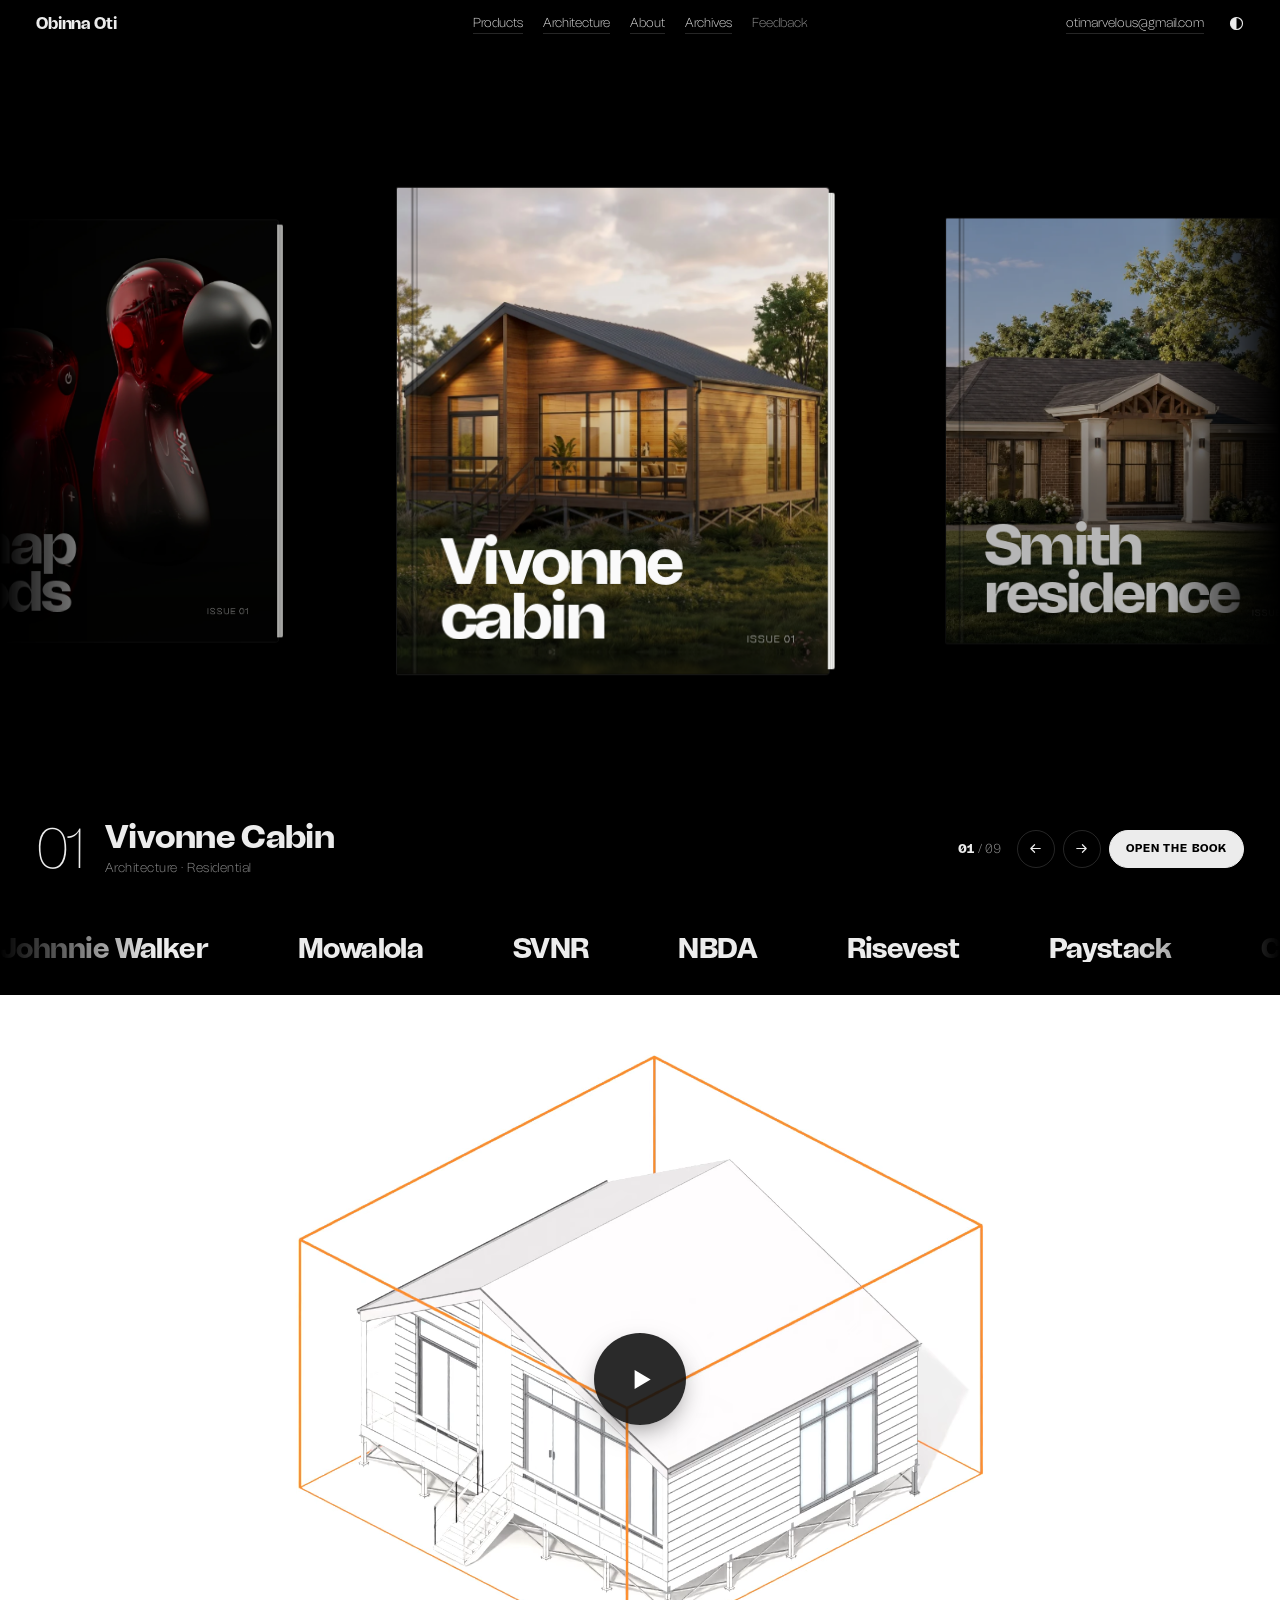
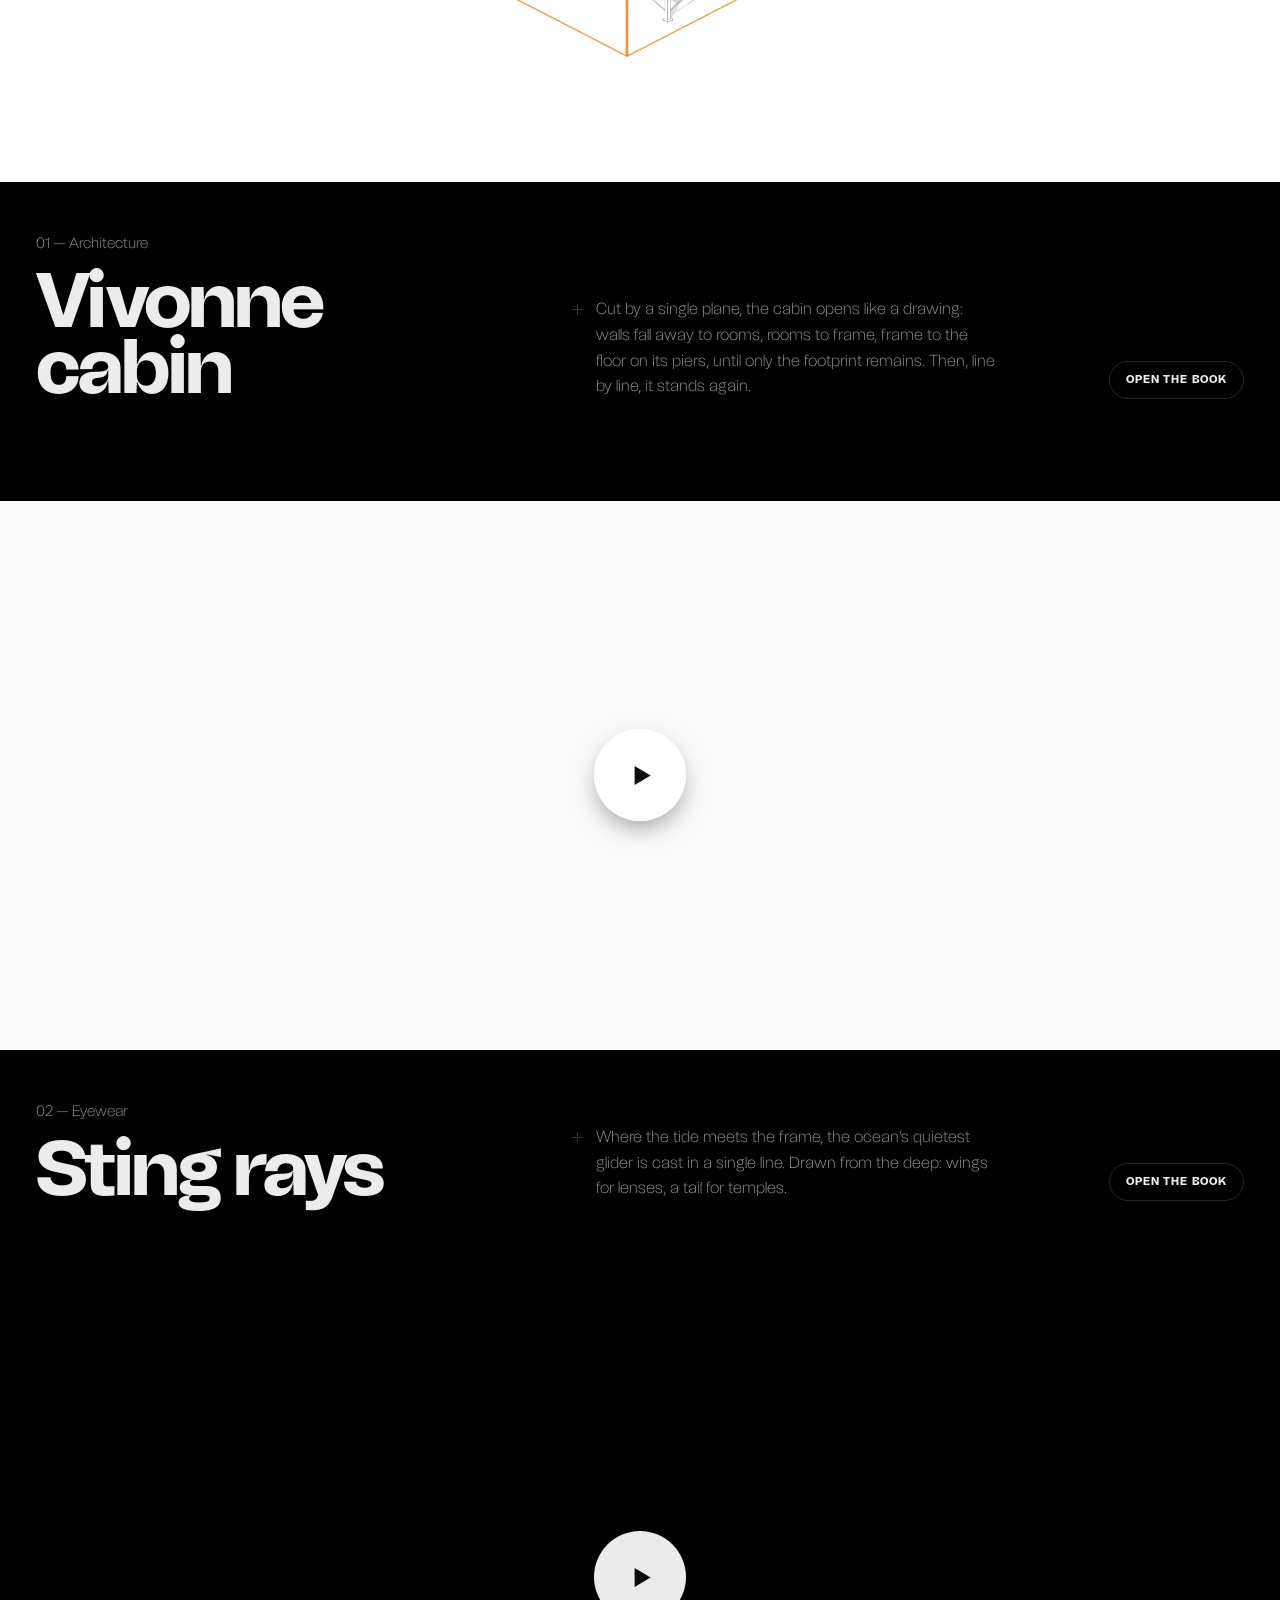
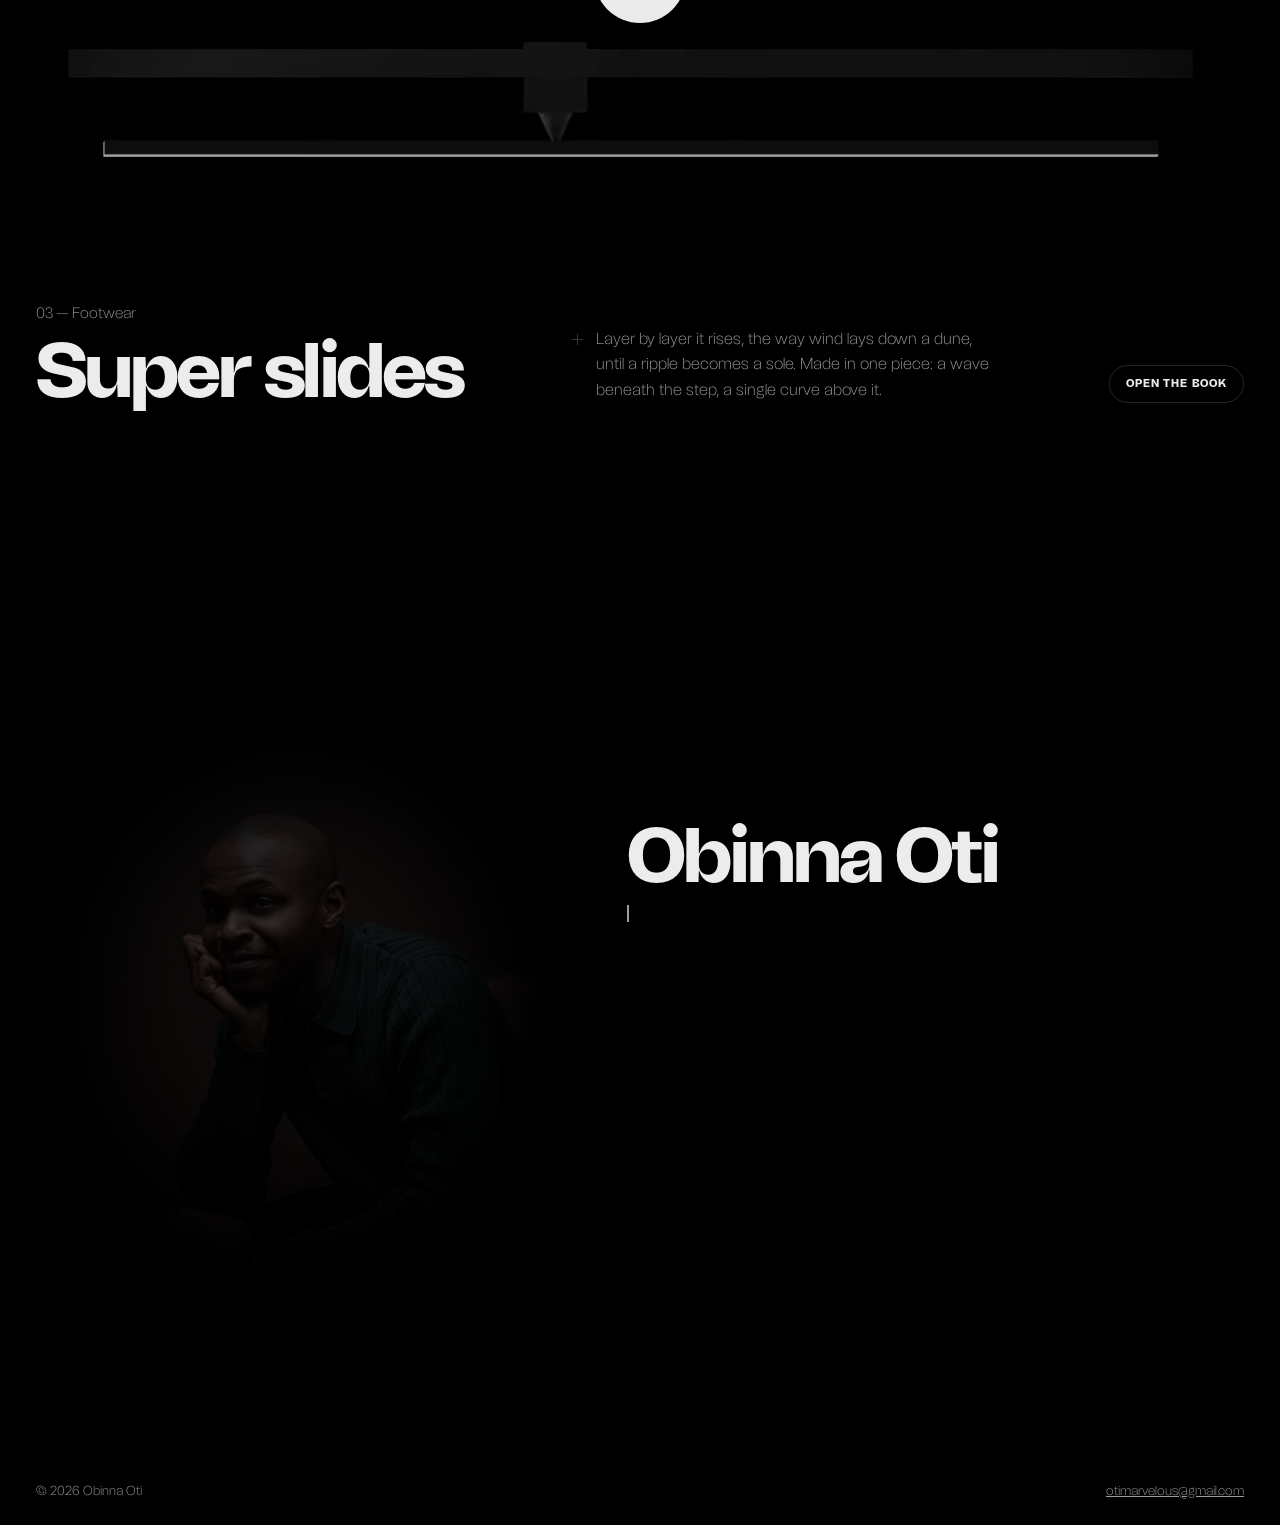
<file: index.html>
<!doctype html>
<html lang="en" class="no-js book-text-off"><!-- remove book-text-off to bring back the text inside the books -->
<head>
  <meta charset="utf-8">
  <meta name="viewport" content="width=device-width, initial-scale=1, viewport-fit=cover">
  <title>Obinna Oti — Product Design Portfolio</title>
  <meta name="description" content="Portfolio of Obinna Oti, product designer. Selected work 2020–2025, presented as interactive flip books.">
  <!-- Sharing previews (LinkedIn, iMessage, Slack…). If the address changes (a custom domain), update it in
       og:url, the canonical link and og:image: LinkedIn and Facebook need a full https:// address. -->
  <link rel="canonical" href="https://obinnaoti.com/">
  <meta property="og:url" content="https://obinnaoti.com/">
  <meta property="og:type" content="website">
  <meta property="og:title" content="Obinna Oti — Product Design Portfolio">
  <meta property="og:description" content="Selected work 2020–2025, presented as interactive flip books.">
  <meta property="og:image" content="https://obinnaoti.com/assets/images/og-image.jpg">
  <meta property="og:image:width" content="1200">
  <meta property="og:image:height" content="630">
  <meta property="og:image:alt" content="Obinna Oti, product design portfolio: the Sting Rays eyewear render">
  <meta name="twitter:card" content="summary_large_image">
  <!-- the colour of the phone's status bar; main.js keeps it in step with the light / dark switch -->
  <meta name="theme-color" media="(prefers-color-scheme: light)" content="#ffffff">
  <meta name="theme-color" media="(prefers-color-scheme: dark)" content="#000000">
  <link rel="icon" href="assets/images/favicon-32.png" sizes="32x32" type="image/png">
  <link rel="apple-touch-icon" href="assets/images/apple-touch-icon.png">
  <!-- the three faces the landing waits for before it lays out the books -->
  <link rel="preload" href="assets/fonts/TomatoGrotesk-ExtraBold.woff2" as="font" type="font/woff2" crossorigin>
  <link rel="preload" href="assets/fonts/TomatoGrotesk-ThinUpright.woff2" as="font" type="font/woff2" crossorigin>
  <link rel="preload" href="assets/fonts/TomatoGrotesk-ExtraLightUpright.woff2" as="font" type="font/woff2" crossorigin>
  <link rel="stylesheet" href="assets/css/style.css">
  <script src="assets/js/boot.js"></script>
</head>
<body>
<div class="app">

  <!-- ═══════════ LANDING: projects carousel, then animation ═══════════ -->
  <section class="shelf" id="shelf" aria-label="Projects">
    <h1 class="sr-only">Obinna Oti — Product design portfolio</h1>
    <div class="shelf__screen">
      <header class="bar">
        <a class="brand" href="#"><b>Obinna Oti</b></a>
        <!-- The page's main points. Each scrolls to its section; one whose section isn't on the page yet
             (Feedback, until there's a section with id="testimonials") shows as grey text until there is. -->
        <nav class="bar__nav bar__sections" aria-label="Sections">
          <a class="bar__link" href="#shelf" data-scroll="shelf" data-group="products">Products</a>
          <a class="bar__link" href="#shelf" data-scroll="shelf" data-group="architecture">Architecture</a>
          <a class="bar__link" href="#about" data-scroll="about">About</a>
          <a class="bar__link" href="archives.html" data-archive>Archives</a>
          <a class="bar__link" href="#testimonials" data-scroll="testimonials">Feedback</a>
        </nav>
        <div class="bar__nav bar__end">
          <a class="bar__link" href="mailto:otimarvelous@gmail.com">otimarvelous@gmail.com</a>
          <button class="bar__theme" type="button" aria-pressed="false" aria-label="Dark mode" title="Dark mode">
            <svg viewBox="0 0 16 16" aria-hidden="true"><circle cx="8" cy="8" r="6.4" fill="none" stroke="currentColor" stroke-width="1.2"/><path d="M8 1.6a6.4 6.4 0 0 1 0 12.8z" fill="currentColor"/></svg>
          </button>
        </div>
      </header>

      <div class="carousel" id="carousel">
        <div class="carousel__track" id="track" aria-hidden="true"></div>
      </div>

      <div class="shelf__caption reveal">
        <span class="shelf__num" id="capNum"></span>
        <div class="shelf__text">
          <h2 class="shelf__title" id="capTitle"></h2>
          <p class="shelf__meta" id="capMeta"></p>
        </div>
        <div class="shelf__controls">
          <span class="shelf__pager" id="capPager"></span>
          <button class="round-btn" id="carPrev" type="button" aria-label="Previous project">
            <svg viewBox="0 0 16 16" fill="none" stroke="currentColor" stroke-width="1.3" stroke-linecap="round" stroke-linejoin="round"><path d="M13 8H3m4-4L3 8l4 4"/></svg>
          </button>
          <button class="round-btn" id="carNext" type="button" aria-label="Next project">
            <svg viewBox="0 0 16 16" fill="none" stroke="currentColor" stroke-width="1.3" stroke-linecap="round" stroke-linejoin="round"><path d="M3 8h10M9 4l4 4-4 4"/></svg>
          </button>
          <button class="btn btn--solid" id="openBtn" type="button" aria-describedby="capTitle">Open the book</button>
        </div>
      </div>
    </div>

    <!-- Animations, then the companies banner. While the animations are on screen the banner sticks to the
         bottom of the window and they scroll behind it; after the last one it settles into place above
         the footer. -->
    <div class="motion-run">
    <!-- ═══════════ MOTION ═══════════
         One <article class="motion__item"> per animation, shown full width in landscape.
         To add another, copy the whole block and change the video, poster and text. -->
    <section class="motion" id="motion" aria-label="Motion">
      <h2 class="sr-only">Motion</h2>
      <article class="motion__item">
        <!-- reel--whole: the section box animation on white, shown whole on its own white.
             reel--screen: it fills the screen above the client banner, the cabin centred both ways -->
        <figure class="reel reel--whole reel--screen">
          <div class="reel__frame">
            <video class="reel__video" poster="assets/media/vivonne-animation-poster.jpg"
                   playsinline muted loop preload="none" aria-label="Animation of the Vivonne Cabin model inside an orange section box: the box slices through the gable-roofed cabin, revealing its rooms, wall framing and floor on its piers down to the bare footprint, then the cabin builds back up whole">
              <source src="assets/media/vivonne-animation.mp4" type="video/mp4">
              <source src="assets/media/vivonne-animation.webm" type="video/webm">
            </video>
            <button class="reel__big" type="button" aria-label="Play animation">
              <svg viewBox="0 0 24 24" aria-hidden="true"><path class="i-play" d="M8 5.5v13l11-6.5z"/><path class="i-pause" d="M9 6.5v11M15 6.5v11" fill="none" stroke="currentColor" stroke-width="2.4" stroke-linecap="round"/></svg>
            </button>
          </div>
        </figure>
        <div class="motion__text">
          <div>
            <p class="motion__kicker reveal">01 — Architecture</p>
            <h3 class="motion__title reveal">Vivonne cabin</h3>
          </div>
          <p class="motion__body reveal">Cut by a single plane, the cabin opens like a drawing: walls fall away to rooms, rooms to frame, frame to the floor on its piers, until only the footprint remains. Then, line by line, it stands again.</p>
          <a class="btn reveal" href="#vivonne-cabin">Open the book</a>
        </div>
      </article>

      <article class="motion__item">
        <figure class="reel">
          <div class="reel__frame">
            <video class="reel__video" poster="assets/media/sting-rays-animation-poster.jpg"
                   playsinline muted loop preload="none" aria-label="Animation of the Sting Rays frame assembling">
              <source src="assets/media/sting-rays-animation.mp4" type="video/mp4">
              <source src="assets/media/sting-rays-animation.webm" type="video/webm">
            </video>
            <button class="reel__big" type="button" aria-label="Play animation">
              <svg viewBox="0 0 24 24" aria-hidden="true"><path class="i-play" d="M8 5.5v13l11-6.5z"/><path class="i-pause" d="M9 6.5v11M15 6.5v11" fill="none" stroke="currentColor" stroke-width="2.4" stroke-linecap="round"/></svg>
            </button>
          </div>
        </figure>
        <div class="motion__text">
          <div>
            <p class="motion__kicker reveal">02 — Eyewear</p>
            <h3 class="motion__title reveal">Sting rays</h3>
          </div>
          <p class="motion__body reveal">Where the tide meets the frame, the ocean&#x2019;s quietest glider is cast in a single line. Drawn from the deep: wings for lenses, a tail for temples.</p>
          <a class="btn reveal" href="#sting-rays">Open the book</a>
        </div>
      </article>

      <article class="motion__item">
        <figure class="reel">
          <div class="reel__frame">
            <video class="reel__video" style="--pos: 50% 30%" poster="assets/media/super-slides-animation-poster.jpg"
                   playsinline muted loop preload="none" aria-label="Animation of the Super Slides sandal being 3D printed layer by layer">
              <source src="assets/media/super-slides-animation.webm" type="video/webm">
              <source src="assets/media/super-slides-animation.mp4" type="video/mp4">
            </video>
            <button class="reel__big" type="button" aria-label="Play animation">
              <svg viewBox="0 0 24 24" aria-hidden="true"><path class="i-play" d="M8 5.5v13l11-6.5z"/><path class="i-pause" d="M9 6.5v11M15 6.5v11" fill="none" stroke="currentColor" stroke-width="2.4" stroke-linecap="round"/></svg>
            </button>
          </div>
        </figure>
        <div class="motion__text">
          <div>
            <p class="motion__kicker reveal">03 — Footwear</p>
            <h3 class="motion__title reveal">Super slides</h3>
          </div>
          <p class="motion__body reveal">Layer by layer it rises, the way wind lays down a dune, until a ripple becomes a sole. Made in one piece: a wave beneath the step, a single curve above it.</p>
          <a class="btn reveal" href="#super-slides">Open the book</a>
        </div>
      </article>

      <!-- Tangerine: hidden for now. Delete the word "hidden" on the next line to bring it back. -->
      <article class="motion__item" hidden>
        <!-- reel--whole: a render on white, shown whole in the strip on its own white instead of cropped -->
        <figure class="reel reel--whole">
          <div class="reel__frame">
            <video class="reel__video" poster="assets/media/tangerine-animation-poster.jpg"
                   playsinline muted loop preload="none" aria-label="Animation of the Tangerine stand, an orange jointed branch, bending and reaching; then three Tangerine lights, purple, orange and green, lighting up, and the orange one opening into its parts and closing again">
              <source src="assets/media/tangerine-animation.webm" type="video/webm">
              <source src="assets/media/tangerine-animation.mp4" type="video/mp4">
            </video>
            <button class="reel__big" type="button" aria-label="Play animation">
              <svg viewBox="0 0 24 24" aria-hidden="true"><path class="i-play" d="M8 5.5v13l11-6.5z"/><path class="i-pause" d="M9 6.5v11M15 6.5v11" fill="none" stroke="currentColor" stroke-width="2.4" stroke-linecap="round"/></svg>
            </button>
          </div>
        </figure>
        <div class="motion__text">
          <div>
            <p class="motion__kicker reveal">04 — Lighting</p>
            <h3 class="motion__title reveal">Tangerine</h3>
          </div>
          <p class="motion__body reveal">Out of the branches I pluck light. Ripe in three colours, each fruit carries a small sun, and opens to show the glow it keeps inside.</p>
          <a class="btn reveal" href="#tangerine">Open the book</a>
        </div>
      </article>
    </section>

    <!-- ═══════════ COMPANIES ═══════════
         A strip of logos drifting slowly along. One <li> per company, in any order.
         For now each is the company's name set in type. To use the real logo, put the file in
         assets/logos/ and replace the name with, for example:
           <li class="logos__item"><img src="assets/logos/paystack.svg" alt="Paystack"></li>
         Any colour of logo works: they all show in black (white in dark mode). -->
    <section class="logos" id="clients" aria-label="Companies I've worked with">
      <div class="logos__viewport reveal">
        <div class="logos__belt">
          <ul class="logos__track">
            <li class="logos__item">Johnnie Walker</li>
            <li class="logos__item">Mowalola</li>
            <li class="logos__item">SVNR</li>
            <li class="logos__item">NBDA</li>
            <li class="logos__item">Risevest</li>
            <li class="logos__item">Paystack</li>
            <li class="logos__item">Coperni</li>
          </ul>
        </div>
      </div>
    </section>
    </div>

    <!-- ═══════════ ABOUT ═══════════
         The "Who am I?" text from the 2026 portfolio. Edit the paragraphs freely; each <p> is one paragraph.
         As the section scrolls into view, main.js types the name and text out and fades the portrait in. -->
    <section class="about" id="about" aria-labelledby="aboutTitle">
      <figure class="about__photo">
        <img src="assets/images/obinna-oti-portrait.webp" width="1280" height="1600" loading="lazy" decoding="async"
             alt="Obinna Oti, seated and leaning forward with his chin resting on his hand, smiling, in a dark green ribbed polo against a warm brown backdrop">
      </figure>
      <div class="about__body">
        <div class="about__head">
          <h2 class="motion__title" id="aboutTitle">Obinna Oti</h2>
          <p class="about__role">Product Design / Building Design</p>
        </div>
        <div class="about__text">
          <p class="about__lead">I am a draftsperson with an obsession for detail and a strong belief that design should be as accurate as it is beautiful. I see myself as a technician with a designer’s mindset, someone who appreciates not just the functionality of technology, but also the beauty and possibilities it offers.</p>
          <p>I don’t believe in limitations; I see opportunities for innovation. When something seems difficult, I take it as a sign that there may be a better way to approach it.</p>
        </div>
      </div>
    </section>

    <footer class="site-foot">
      <span class="reveal">© <span id="year">2026</span> Obinna Oti</span>
      <a class="reveal" href="mailto:otimarvelous@gmail.com">otimarvelous@gmail.com</a>
    </footer>
  </section>

  <!-- ═══════════ FLIP BOOK READER ═══════════ -->
  <section class="reader" id="reader" aria-label="Flip book" hidden>
    <header class="bar">
      <button class="btn" id="closeBtn" type="button">
        <svg viewBox="0 0 16 16" fill="none" stroke="currentColor" stroke-width="1.3" stroke-linecap="round" stroke-linejoin="round"><path d="M13 8H3m4-4L3 8l4 4"/></svg>
        All projects
      </button>
      <span class="bar__title" id="readerTitle" aria-live="polite"></span>
      <div class="bar__actions">
        <button class="round-btn" id="pdfBtn" type="button" title="Download PDF" aria-label="Download this book as a PDF" hidden>
          <svg viewBox="0 0 16 16" fill="none" stroke="currentColor" stroke-width="1.3" stroke-linecap="round" stroke-linejoin="round"><path d="M8 2.5v8M4.6 7.2 8 10.6l3.4-3.4M3 13.5h10"/></svg>
          <svg class="pdf-ring" viewBox="0 0 40 40" aria-hidden="true"><circle cx="20" cy="20" r="19.2" pathLength="1"/></svg>
        </button>
        <button class="round-btn" id="soundBtn" type="button" aria-pressed="true" title="Page sound" aria-label="Page turning sound">
          <svg viewBox="0 0 16 16" fill="none" stroke="currentColor" stroke-width="1.3" stroke-linecap="round" stroke-linejoin="round"><path d="M2 6h2.5L8 3v10L4.5 10H2z"/><path class="i-wave" d="M10.5 5.5a3.5 3.5 0 0 1 0 5M12.5 3.5a6.3 6.3 0 0 1 0 9"/><path class="i-mute" d="m10.5 6 4 4m0-4-4 4"/></svg>
        </button>
        <button class="round-btn" id="fsBtn" type="button" title="Full screen" aria-label="Full screen">
          <svg viewBox="0 0 16 16" fill="none" stroke="currentColor" stroke-width="1.3" stroke-linecap="round"><path d="M2 6V2h4M14 6V2h-4M2 10v4h4M14 10v4h-4"/></svg>
        </button>
      </div>
    </header>

    <main class="stage" id="stage">
      <div class="book-wrap" id="bookWrap">
        <div class="book-base" aria-hidden="true"></div>
      </div>
      <p class="hint" id="hint"></p>
    </main>

    <footer class="bar bar--bottom">
      <span class="counter" id="counter" aria-live="polite"></span>
      <div class="progress" aria-hidden="true"><div class="progress__fill" id="progressFill"></div></div>
      <button class="round-btn" id="prevBtn" type="button" aria-label="Previous page">
        <svg viewBox="0 0 16 16" fill="none" stroke="currentColor" stroke-width="1.3" stroke-linecap="round" stroke-linejoin="round"><path d="M13 8H3m4-4L3 8l4 4"/></svg>
      </button>
      <button class="round-btn" id="nextBtn" type="button" aria-label="Next page">
        <svg viewBox="0 0 16 16" fill="none" stroke="currentColor" stroke-width="1.3" stroke-linecap="round" stroke-linejoin="round"><path d="M3 8h10M9 4l4 4-4 4"/></svg>
      </button>
    </footer>
  </section>
</div>

<!--
  THE BOOKS
  ─────────────────────────────────────────────────────────────
  The flip books are built by main.js from two lists:
    projects/books.js      the hand-built books (Elizabeth Street, Vivonne Cabin, Smith Residence, Blackwood Cafe, Sting Rays, Super Slides, Tangerine, Splash Stool)
    projects/projects.js   the projects added with the Studio (studio.html), which follow them
  Their pages are only loaded when a book is opened. If the page-turning script can't run,
  main.js lays every book out here as plain stacked spreads instead.
-->
<div class="library" id="library"></div>
<noscript>
  <div class="noscript">
    <p><b>Obinna Oti</b>: product design portfolio</p>
    <p>The projects are interactive flip books and need JavaScript. Turn it on to read them, or write to
      <a href="mailto:otimarvelous@gmail.com">otimarvelous@gmail.com</a>.</p>
  </div>
</noscript>

<script src="projects/books.js"></script>
<script src="projects/projects.js"></script>
<script src="assets/js/vendor/page-flip.browser.js"></script>
<script src="assets/js/bookpdf.js"></script>
<script src="assets/js/main.js"></script>
</body>
</html>
</file>
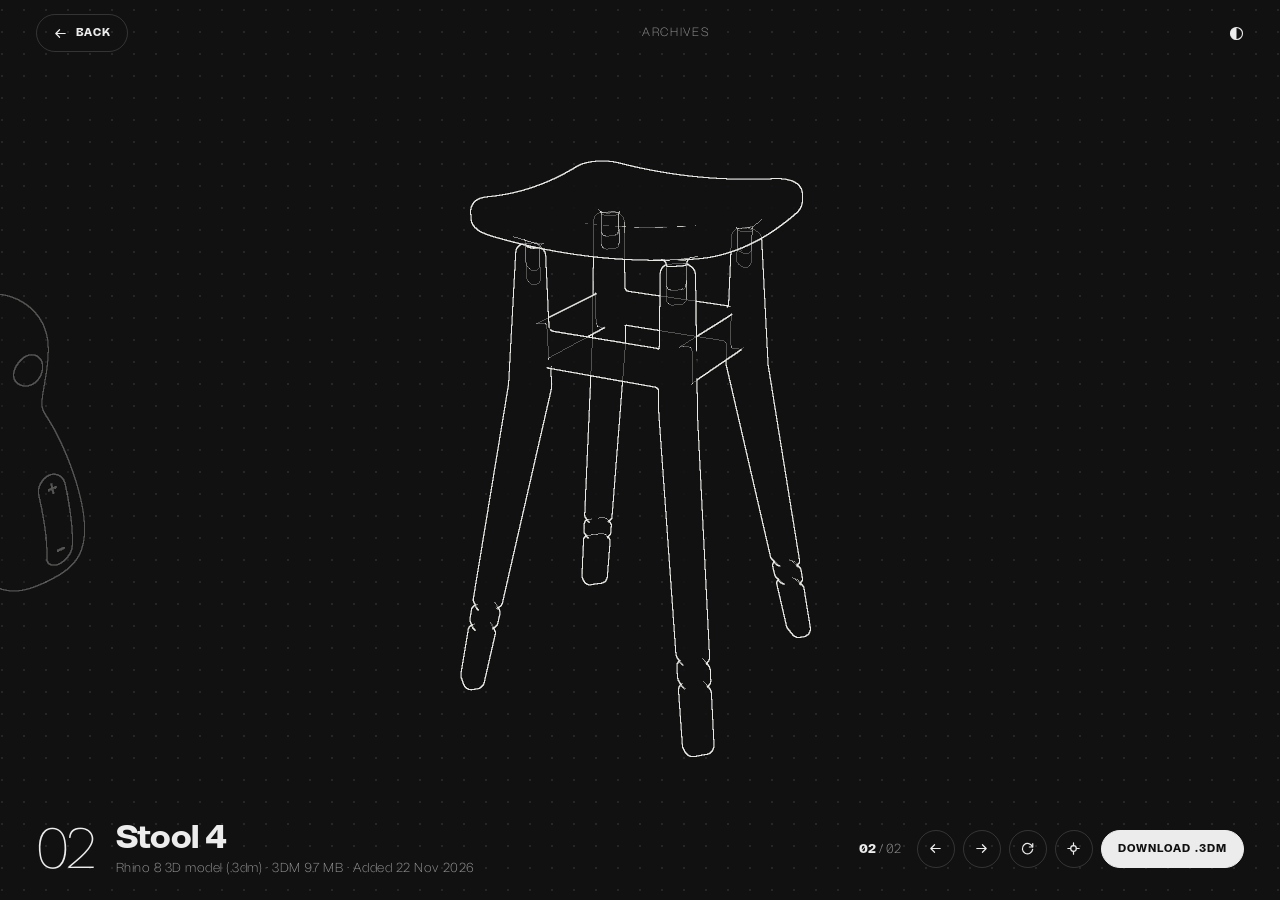
<file: archives.html>
<!doctype html>
<html lang="en" class="no-js">
<head>
  <meta charset="utf-8">
  <meta name="viewport" content="width=device-width, initial-scale=1, viewport-fit=cover">
  <title>Archives — Obinna Oti</title>
  <meta name="description" content="3D models, drawings and files by Obinna Oti: turn the models around in 3D, and download them.">
  <link rel="canonical" href="https://obinnaoti.com/archives.html">
  <meta property="og:url" content="https://obinnaoti.com/archives.html">
  <meta property="og:type" content="website">
  <meta property="og:title" content="Archives — Obinna Oti">
  <meta property="og:description" content="3D models, drawings and files: turn the models around in 3D, and download them.">
  <meta property="og:image" content="https://obinnaoti.com/assets/images/og-image.jpg">
  <meta property="og:image:width" content="1200">
  <meta property="og:image:height" content="630">
  <meta property="og:image:alt" content="Obinna Oti, product design portfolio">
  <meta name="twitter:card" content="summary_large_image">
  <meta name="theme-color" media="(prefers-color-scheme: light)" content="#ffffff">
  <meta name="theme-color" media="(prefers-color-scheme: dark)" content="#111111">
  <link rel="icon" href="assets/images/favicon-32.png" sizes="32x32" type="image/png">
  <link rel="apple-touch-icon" href="assets/images/apple-touch-icon.png">
  <link rel="preload" href="assets/fonts/TomatoGrotesk-ExtraBold.woff2" as="font" type="font/woff2" crossorigin>
  <link rel="preload" href="assets/fonts/TomatoGrotesk-ThinUpright.woff2" as="font" type="font/woff2" crossorigin>
  <link rel="stylesheet" href="assets/css/style.css">
  <link rel="stylesheet" href="assets/css/archive.css">
  <script src="assets/js/boot.js"></script>
  <link rel="modulepreload" href="assets/js/vendor/three/three.module.min.js">
</head>
<!-- ═══════════ ARCHIVES ═══════════
     The files in archives/archives.js, one at a time. A file with a 3D model ("model" in archives.js)
     shows as a hidden-line drawing you can turn and zoom; the rest show as a folder. archive.js builds it.
     The home page opens onto this page by growing a sheet of its dotted paper out of Archives in its
     top bar (main.js), so it arrives already on that paper. -->
<body class="vault-page">
<div class="vault" id="vault">
  <header class="bar">
    <a class="btn" href="index.html" data-leave>
      <svg viewBox="0 0 16 16" fill="none" stroke="currentColor" stroke-width="1.3" stroke-linecap="round" stroke-linejoin="round" aria-hidden="true"><path d="M13 8H3m4-4L3 8l4 4"/></svg>
      Back
    </a>
    <span class="bar__title">Archives</span>
    <div class="bar__actions">
      <button class="bar__theme" type="button" aria-pressed="false" aria-label="Dark mode" title="Dark mode">
        <svg viewBox="0 0 16 16" aria-hidden="true"><circle cx="8" cy="8" r="6.4" fill="none" stroke="currentColor" stroke-width="1.2"/><path d="M8 1.6a6.4 6.4 0 0 1 0 12.8z" fill="currentColor"/></svg>
      </button>
    </div>
  </header>

  <main class="vault__stage" id="stage" tabindex="-1">
    <h1 class="sr-only">Archives</h1>
    <div class="vault__view" id="view"></div>
    <div class="vault__load" id="load" hidden><span id="loadBar"></span></div>
    <p class="vault__hint" id="hint" hidden></p>
    <noscript>
      <p class="vault__noscript">Turn on JavaScript to see the archive.</p>
    </noscript>
  </main>

  <div class="shelf__caption vault__caption">
    <span class="shelf__num" id="num"></span>
    <div class="shelf__text">
      <h2 class="shelf__title" id="title"></h2>
      <p class="shelf__meta" id="meta"></p>
    </div>
    <div class="shelf__controls">
      <span class="shelf__pager" id="pager" hidden></span>
      <button class="round-btn" id="prevBtn" type="button" aria-label="Previous file" hidden>
        <svg viewBox="0 0 16 16" fill="none" stroke="currentColor" stroke-width="1.3" stroke-linecap="round" stroke-linejoin="round"><path d="M13 8H3m4-4L3 8l4 4"/></svg>
      </button>
      <button class="round-btn" id="nextBtn" type="button" aria-label="Next file" hidden>
        <svg viewBox="0 0 16 16" fill="none" stroke="currentColor" stroke-width="1.3" stroke-linecap="round" stroke-linejoin="round"><path d="M3 8h10M9 4l4 4-4 4"/></svg>
      </button>
      <button class="round-btn" id="spinBtn" type="button" aria-pressed="true" title="Stop turning" aria-label="Turn the model by itself" hidden>
        <svg viewBox="0 0 16 16" fill="none" stroke="currentColor" stroke-width="1.3" stroke-linecap="round" stroke-linejoin="round"><path d="M13.2 6.2A5.5 5.5 0 1 0 13.5 9"/><path d="M13.6 2.8v3.6H10"/></svg>
      </button>
      <button class="round-btn" id="resetBtn" type="button" title="Back to the first view" aria-label="Back to the first view" hidden>
        <svg viewBox="0 0 16 16" fill="none" stroke="currentColor" stroke-width="1.3" stroke-linecap="round" stroke-linejoin="round"><path d="M8 2v3M8 11v3M2 8h3M11 8h3"/><circle cx="8" cy="8" r="3"/></svg>
      </button>
      <a class="btn btn--solid" id="getBtn" download hidden>Download</a>
    </div>
  </div>

</div>

<script src="archives/archives.js"></script>
<script type="module" src="assets/js/archive.js"></script>
</body>
</html>
</file>
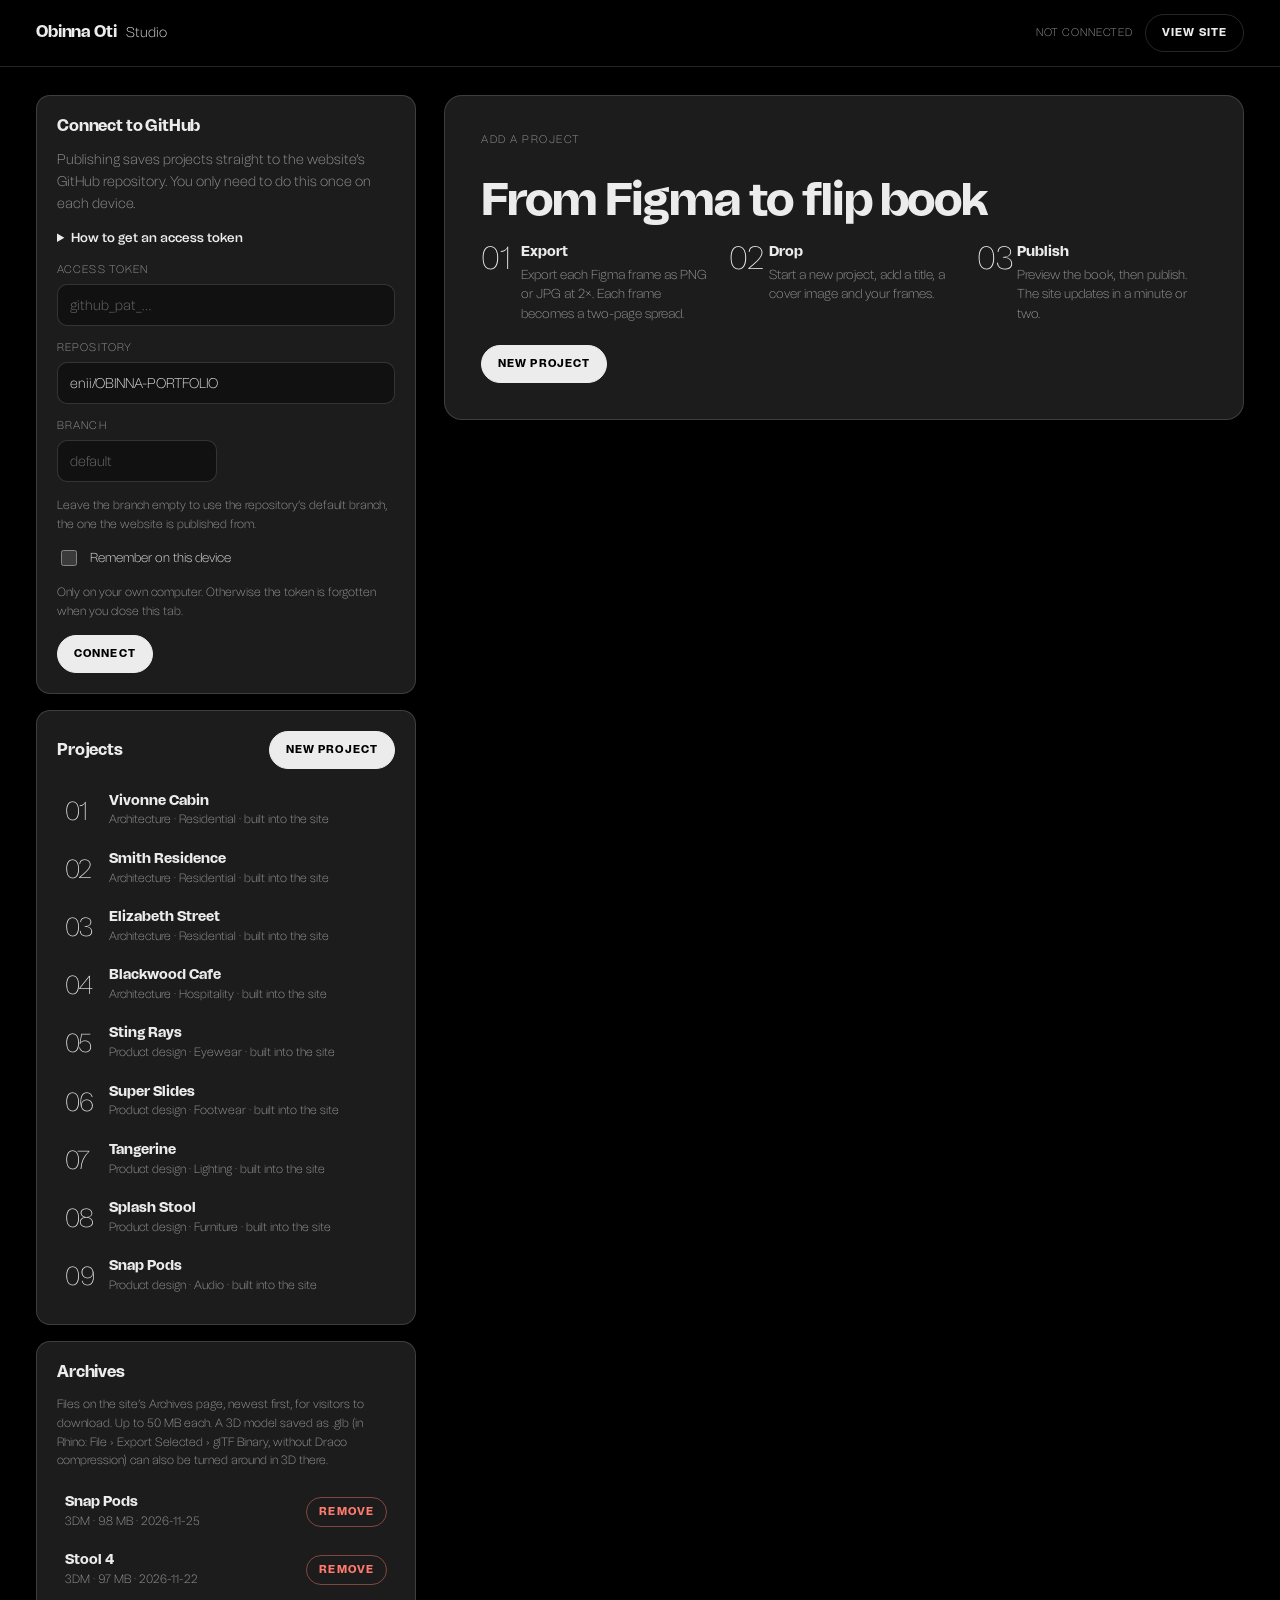
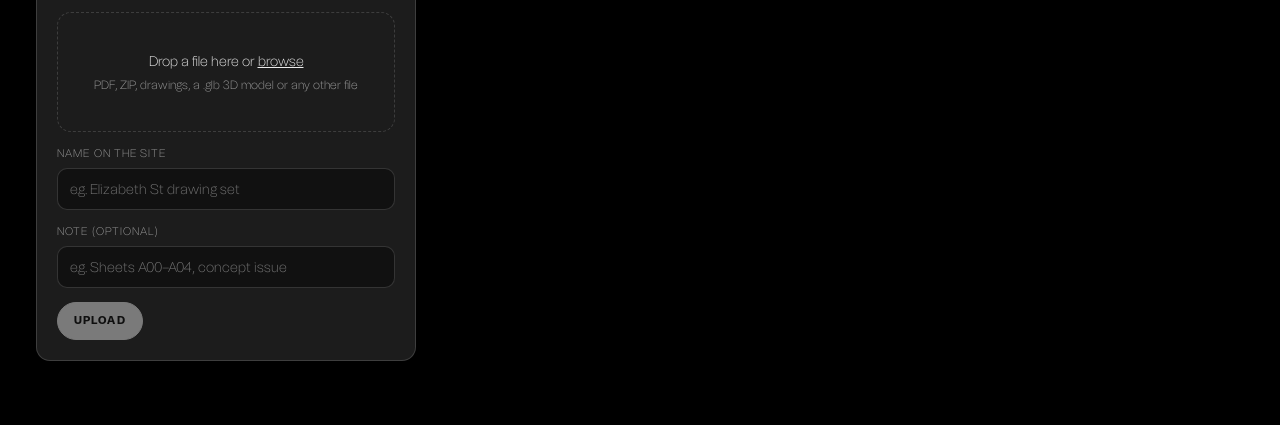
<file: studio.html>
<!doctype html>
<html lang="en">
<head>
  <meta charset="utf-8">
  <meta name="viewport" content="width=device-width, initial-scale=1, viewport-fit=cover">
  <meta name="robots" content="noindex, nofollow">
  <title>Studio — Obinna Oti</title>
  <meta name="theme-color" media="(prefers-color-scheme: light)" content="#ffffff">
  <meta name="theme-color" media="(prefers-color-scheme: dark)" content="#000000">
  <link rel="icon" href="assets/images/favicon-32.png" sizes="32x32" type="image/png">
  <link rel="apple-touch-icon" href="assets/images/apple-touch-icon.png">
  <link rel="stylesheet" href="assets/css/style.css">
  <link rel="stylesheet" href="assets/css/studio.css">
  <script src="assets/js/boot.js"></script>
</head>
<body class="studio">

  <header class="bar st-bar">
    <a class="brand" href="./"><b>Obinna Oti</b><span>Studio</span></a>
    <span class="st-conn" id="connStatus">Not connected</span>
    <a class="btn" href="./" target="_blank" rel="noopener">View site</a>
  </header>

  <main class="st-main" id="studioMain">
    <aside class="st-side">

      <!-- Connect to GitHub (once per device) -->
      <section class="st-card" id="connectCard">
        <h2 class="st-h">Connect to GitHub</h2>
        <p class="st-note">Publishing saves projects straight to the website’s GitHub repository. You only need to do this once on each device.</p>
        <details class="st-help">
          <summary>How to get an access token</summary>
          <ol>
            <li>Open <a href="https://github.com/settings/personal-access-tokens/new" target="_blank" rel="noopener">GitHub → New fine-grained token</a>.</li>
            <li>Name it “Portfolio Studio” and pick an expiry date.</li>
            <li>Under <b>Repository access</b> choose <b>Only select repositories</b> and pick your portfolio repository.</li>
            <li>Under <b>Permissions → Repository permissions</b> set <b>Contents</b> to <b>Read and write</b>.</li>
            <li>Generate the token and paste it below. It stays in this browser and is only sent to GitHub.</li>
          </ol>
        </details>
        <label class="st-field"><span>Access token</span>
          <input id="token" type="password" autocomplete="off" autocapitalize="none" autocorrect="off" spellcheck="false" placeholder="github_pat_…">
        </label>
        <div class="st-row">
          <label class="st-field"><span>Repository</span><input id="repo" autocapitalize="none" autocorrect="off" spellcheck="false" value="enii/OBINNA-PORTFOLIO"></label>
          <label class="st-field st-field--sm"><span>Branch</span><input id="branch" autocapitalize="none" autocorrect="off" spellcheck="false" placeholder="default"></label>
        </div>
        <p class="st-note st-note--sm">Leave the branch empty to use the repository’s default branch, the one the website is published from.</p>
        <label class="st-check"><input type="checkbox" id="remember"> Remember on this device</label>
        <p class="st-note st-note--sm">Only on your own computer. Otherwise the token is forgotten when you close this tab.</p>
        <div class="st-actions">
          <button class="btn btn--solid" type="button" id="connectBtn">Connect</button>
        </div>
        <p class="st-msg" id="connectMsg" role="status"></p>
      </section>

      <section class="st-card" id="connectedCard" hidden>
        <p class="st-note">Publishing to <b id="connRepo"></b> on <b id="connBranch"></b>.</p>
        <div class="st-actions"><button class="btn" type="button" id="disconnectBtn">Disconnect</button></div>
      </section>

      <!-- The projects -->
      <section class="st-card">
        <div class="st-card__head">
          <h2 class="st-h">Projects</h2>
          <button class="btn btn--solid" type="button" id="newBtn">New project</button>
        </div>
        <ol class="st-list" id="projectList"></ol>
        <div class="st-savebar" id="saveBar" hidden>
          <span>You’ve changed the order or drafts.</span>
          <button class="btn btn--solid" type="button" id="saveListBtn">Save</button>
        </div>
        <p class="st-msg" id="listMsg" role="status"></p>
      </section>

      <!-- Archives: files visitors can download -->
      <section class="st-card" id="archiveCard">
        <h2 class="st-h">Archives</h2>
        <p class="st-note st-note--sm">Files on the site’s Archives page, newest first, for visitors to download. Up to 50 MB each. A 3D model saved as .glb (in Rhino: File › Export Selected › glTF Binary, without Draco compression) can also be turned around in 3D there.</p>
        <ul class="st-list st-files" id="archiveList"></ul>
        <div class="st-drop st-drop--file" id="archiveDrop" tabindex="0" role="button" aria-label="Choose a file to upload">
          <input type="file" id="archiveInput" hidden>
          <span id="archiveDropText">Drop a file here or <u>browse</u><small>PDF, ZIP, drawings, a .glb 3D model or any other file</small></span>
        </div>
        <label class="st-field"><span>Name on the site</span><input id="archiveTitle" maxlength="80" placeholder="e.g. Elizabeth St drawing set" autocomplete="off"></label>
        <label class="st-field"><span>Note (optional)</span><input id="archiveNote" maxlength="140" placeholder="e.g. Sheets A00–A04, concept issue" autocomplete="off"></label>
        <div class="st-actions"><button class="btn btn--solid" type="button" id="archiveUploadBtn" disabled>Upload</button></div>
        <p class="st-msg" id="archiveMsg" role="status"></p>
      </section>
    </aside>

    <!-- Editor -->
    <section class="st-editor">
      <div class="st-empty" id="emptyState">
        <p class="st-kicker">Add a project</p>
        <h1 class="st-title">From Figma to flip book</h1>
        <ol class="st-how">
          <li><b>01</b><span><strong>Export</strong>Export each Figma frame as PNG or JPG at 2×. Each frame becomes a two-page spread.</span></li>
          <li><b>02</b><span><strong>Drop</strong>Start a new project, add a title, a cover image and your frames.</span></li>
          <li><b>03</b><span><strong>Publish</strong>Preview the book, then publish. The site updates in a minute or two.</span></li>
        </ol>
        <button class="btn btn--solid" type="button" id="emptyNewBtn">New project</button>
      </div>

      <form id="form" hidden novalidate>
        <div class="st-editor__head">
          <p class="st-kicker" id="formKicker">New project</p>
          <h1 class="st-title" id="formTitle">Untitled</h1>
        </div>

        <div class="st-row">
          <label class="st-field"><span>Title</span><input id="fTitle" maxlength="60" placeholder="e.g. Field Stool" autocomplete="off"></label>
          <label class="st-field"><span>Discipline</span><input id="fDiscipline" maxlength="60" placeholder="e.g. Product design · Furniture" autocomplete="off"></label>
        </div>

        <fieldset class="st-field st-cover">
          <legend>Cover</legend>
          <div class="st-styles" role="radiogroup" aria-label="Cover style">
            <label class="st-style"><input type="radio" name="coverStyle" value="dark" checked><span class="st-style__swatch st-style__swatch--dark"></span><span><b>Dark</b>Renders on black</span></label>
            <label class="st-style"><input type="radio" name="coverStyle" value="light"><span class="st-style__swatch st-style__swatch--light"></span><span><b>Light</b>Drawings on white</span></label>
            <label class="st-style"><input type="radio" name="coverStyle" value="image"><span class="st-style__swatch st-style__swatch--image"></span><span><b>Photo</b>Image fills the cover</span></label>
          </div>
          <div class="st-cover__row">
            <div class="st-drop st-drop--cover" id="coverDrop" tabindex="0" role="button" aria-label="Add a cover image">
              <input type="file" id="coverInput" accept="image/*" hidden>
              <span>Drop a cover image or <u>browse</u></span>
            </div>
            <figure class="st-cover__thumb" id="coverThumb" hidden>
              <img alt="Cover image">
              <button class="st-x" type="button" id="coverRemove" aria-label="Remove cover image"><svg viewBox="0 0 16 16" aria-hidden="true"><path d="M4.5 4.5l7 7m0-7l-7 7" fill="none" stroke="currentColor" stroke-width="1.6" stroke-linecap="round"/></svg></button>
            </figure>
          </div>
          <p class="st-note st-note--sm">Optional. Without one, the cover is set in type only.</p>
        </fieldset>

        <div class="st-field">
          <span>Frames</span>
          <div class="st-drop" id="framesDrop" tabindex="0" role="button" aria-label="Add frames">
            <input type="file" id="framesInput" accept="image/*" multiple hidden>
            <span>Drop Figma frames here or <u>browse</u><small>16:9 frames fit a spread exactly. Large files are resized for the web.</small></span>
          </div>
          <ol class="st-thumbs" id="frameThumbs"></ol>
        </div>

        <label class="st-check"><input type="checkbox" id="fDraft"> Draft: hide from visitors (preview it at <code>/?drafts</code>)</label>

        <div class="st-actions st-actions--main">
          <button class="btn" type="button" id="previewBtn">Preview book</button>
          <button class="btn btn--solid" type="submit" id="publishBtn">Publish</button>
          <span class="st-spacer"></span>
          <button class="btn st-danger" type="button" id="deleteBtn" hidden>Delete project</button>
          <button class="btn" type="button" id="cancelBtn">Close</button>
        </div>
        <div class="st-log" id="log" role="status" aria-live="polite"></div>
      </form>
    </section>
  </main>

  <div class="st-preview" id="preview" hidden>
    <div class="st-preview__bar">
      <span>Preview: this is how the book will look on the site</span>
      <button class="btn" type="button" id="closePreview">Close preview</button>
    </div>
    <iframe id="previewFrame" title="Book preview"></iframe>
  </div>

  <script src="projects/books.js"></script>
  <script src="projects/projects.js"></script>
  <script src="archives/archives.js"></script>
  <script src="assets/js/studio.js"></script>
</body>
</html>
</file>
<file: assets/css/style.css>
/* ==========================================================================
   Obinna Oti — Portfolio: project carousel + flip books
   ========================================================================== */

/* ---------- Tomato Grotesk: every piece of text on the site, all upright ------------
   "Tomato Grotesk" is used for display type (titles, names, numbers).
   "Tomato Grotesk Text" is used for running text, captions and labels.
   Only ExtraBold was supplied upright; the other weights came as Slanted and were set
   upright with tools/unslant.py (the *Upright.otf files). To use official upright files
   instead, drop them into /assets/fonts and point the faces below at them. */
@font-face {
  font-family: "Tomato Grotesk";
  src: url("../fonts/TomatoGrotesk-ExtraBold.woff2") format("woff2"), url("../fonts/TomatoGrotesk-ExtraBold.otf") format("opentype");
  font-weight: 800; font-style: normal; font-display: swap;
}
@font-face {
  font-family: "Tomato Grotesk";
  src: url("../fonts/TomatoGrotesk-SemiBoldUpright.woff2") format("woff2"), url("../fonts/TomatoGrotesk-SemiBoldUpright.otf") format("opentype");
  font-weight: 600; font-style: normal; font-display: swap;
}
@font-face {
  font-family: "Tomato Grotesk";
  src: url("../fonts/TomatoGrotesk-ExtraLightUpright.woff2") format("woff2"), url("../fonts/TomatoGrotesk-ExtraLightUpright.otf") format("opentype");
  font-weight: 200; font-style: normal; font-display: swap;
}
@font-face {
  font-family: "Tomato Grotesk";
  src: url("../fonts/TomatoGrotesk-ThinUpright.woff2") format("woff2"), url("../fonts/TomatoGrotesk-ThinUpright.otf") format("opentype");
  font-weight: 100; font-style: normal; font-display: swap;
}

@font-face { /* running text */
  font-family: "Tomato Grotesk Text";
  src: url("../fonts/TomatoGrotesk-ExtraLightUpright.woff2") format("woff2"), url("../fonts/TomatoGrotesk-ExtraLightUpright.otf") format("opentype");
  font-weight: 100 400; font-style: normal; font-display: swap;
}
@font-face { /* medium emphasis */
  font-family: "Tomato Grotesk Text";
  src: url("../fonts/TomatoGrotesk-SemiBoldUpright.woff2") format("woff2"), url("../fonts/TomatoGrotesk-SemiBoldUpright.otf") format("opentype");
  font-weight: 500 600; font-style: normal; font-display: swap;
}
@font-face { /* bold */
  font-family: "Tomato Grotesk Text";
  src: url("../fonts/TomatoGrotesk-ExtraBold.woff2") format("woff2"), url("../fonts/TomatoGrotesk-ExtraBold.otf") format("opentype");
  font-weight: 700 900; font-style: normal; font-display: swap;
}

/* ---------- Tokens ---------- */
:root {
  --font-display: "Tomato Grotesk", "Helvetica Neue", Helvetica, Arial, sans-serif;
  --font-text: "Tomato Grotesk Text", "Tomato Grotesk", "Helvetica Neue", Helvetica, Arial, sans-serif;

  /* the desk the books sit on */
  --desk: #ffffff;
  --desk-ink: #121212;
  --desk-muted: #6b6b68;
  --desk-line: rgba(0, 0, 0, .14);
  --desk-hover: rgba(0, 0, 0, .05);

  /* the books themselves (the same in dark mode) */
  --paper: #ffffff;
  --ink: #0d0d0d;
  --muted: #73736f;
  --faint: #a2a29e;
  --rule: #e5e5e2;
  --night: #070707;
  --night-ink: #f1f1f1;
  --night-body: #d0d0d0;
  --night-muted: #7a7a7a;
  --accent: #2f45d8;

  /* the Archives page's dotted paper and its drawing ink (archives.html; the home page's opening sheet too) */
  --vault-bg: #ffffff;
  --vault-ink: #161616;
  --vault-dot: rgba(0, 0, 0, .1);

  --gutter: max(16px, min(3vw, 36px));
  --cover-edge: 0 0 0 0 transparent;

  /* drafting cross cursor; the hot one (centre filled in) marks things you can click */
  --cursor: url("data:image/svg+xml,%3Csvg xmlns='http://www.w3.org/2000/svg' width='32' height='32' viewBox='0 0 32 32'%3E%3Cg stroke='white' stroke-opacity='.4' stroke-width='3' fill='none'%3E%3Cpath d='M16.5 0.5v14M16.5 18.5v13M0.5 16.5h14M18.5 16.5h13'/%3E%3Crect x='14.5' y='14.5' width='4' height='4' fill='none'/%3E%3C/g%3E%3Cg stroke='black' stroke-width='1' fill='none'%3E%3Cpath d='M16.5 0.5v14M16.5 18.5v13M0.5 16.5h14M18.5 16.5h13'/%3E%3Crect x='14.5' y='14.5' width='4' height='4' fill='none'/%3E%3C/g%3E%3C/svg%3E") 16 16, crosshair;
  --cursor-hot: url("data:image/svg+xml,%3Csvg xmlns='http://www.w3.org/2000/svg' width='32' height='32' viewBox='0 0 32 32'%3E%3Cg stroke='white' stroke-opacity='.4' stroke-width='3' fill='none'%3E%3Cpath d='M16.5 0.5v14M16.5 18.5v13M0.5 16.5h14M18.5 16.5h13'/%3E%3Crect x='14.5' y='14.5' width='4' height='4' fill='none'/%3E%3C/g%3E%3Cg stroke='black' stroke-width='1' fill='none'%3E%3Cpath d='M16.5 0.5v14M16.5 18.5v13M0.5 16.5h14M18.5 16.5h13'/%3E%3Crect x='14.5' y='14.5' width='4' height='4' fill='black'/%3E%3C/g%3E%3C/svg%3E") 16 16, pointer;
  /* over a book: the drafting cross with an arrowhead pointing the way the page will turn (main.js sets
     .is-prev on the left-hand page); the centre fills while a page is held. Drawn at 2x so it stays sharp. */
  --cursor-next: image-set(url("data:image/svg+xml,%3Csvg xmlns='http://www.w3.org/2000/svg' width='64' height='64' viewBox='0 0 32 32'%3E%3Cg stroke='white' stroke-width='3' stroke-opacity='.55' fill='none' stroke-linejoin='round'%3E%3Cpath d='M16.5 0.5v14M16.5 18.5v13M0.5 16.5h14M18.5 16.5h12M26.5 12.5l4 4-4 4'/%3E%3Cpath d='M14.5 14.5h4v4h-4z'/%3E%3C/g%3E%3Cg stroke='black' stroke-width='1' stroke-opacity='1' fill='none' stroke-linejoin='round'%3E%3Cpath d='M16.5 0.5v14M16.5 18.5v13M0.5 16.5h14M18.5 16.5h12M26.5 12.5l4 4-4 4'/%3E%3Cpath d='M14.5 14.5h4v4h-4z'/%3E%3C/g%3E%3C/svg%3E") 2x) 16 16, pointer;
  --cursor-prev: image-set(url("data:image/svg+xml,%3Csvg xmlns='http://www.w3.org/2000/svg' width='64' height='64' viewBox='0 0 32 32'%3E%3Cg stroke='white' stroke-width='3' stroke-opacity='.55' fill='none' stroke-linejoin='round'%3E%3Cpath d='M16.5 0.5v14M16.5 18.5v13M31.5 16.5h-13M14.5 16.5h-12M6.5 12.5l-4 4 4 4'/%3E%3Cpath d='M14.5 14.5h4v4h-4z'/%3E%3C/g%3E%3Cg stroke='black' stroke-width='1' stroke-opacity='1' fill='none' stroke-linejoin='round'%3E%3Cpath d='M16.5 0.5v14M16.5 18.5v13M31.5 16.5h-13M14.5 16.5h-12M6.5 12.5l-4 4 4 4'/%3E%3Cpath d='M14.5 14.5h4v4h-4z'/%3E%3C/g%3E%3C/svg%3E") 2x) 16 16, pointer;
  --cursor-next-held: image-set(url("data:image/svg+xml,%3Csvg xmlns='http://www.w3.org/2000/svg' width='64' height='64' viewBox='0 0 32 32'%3E%3Cg stroke='white' stroke-width='3' stroke-opacity='.55' fill='none' stroke-linejoin='round'%3E%3Cpath d='M16.5 0.5v14M16.5 18.5v13M0.5 16.5h14M18.5 16.5h12M26.5 12.5l4 4-4 4'/%3E%3Cpath d='M14.5 14.5h4v4h-4z' fill='none'/%3E%3C/g%3E%3Cg stroke='black' stroke-width='1' stroke-opacity='1' fill='none' stroke-linejoin='round'%3E%3Cpath d='M16.5 0.5v14M16.5 18.5v13M0.5 16.5h14M18.5 16.5h12M26.5 12.5l4 4-4 4'/%3E%3Cpath d='M14.5 14.5h4v4h-4z' fill='black'/%3E%3C/g%3E%3C/svg%3E") 2x) 16 16, grabbing;
  --cursor-prev-held: image-set(url("data:image/svg+xml,%3Csvg xmlns='http://www.w3.org/2000/svg' width='64' height='64' viewBox='0 0 32 32'%3E%3Cg stroke='white' stroke-width='3' stroke-opacity='.55' fill='none' stroke-linejoin='round'%3E%3Cpath d='M16.5 0.5v14M16.5 18.5v13M31.5 16.5h-13M14.5 16.5h-12M6.5 12.5l-4 4 4 4'/%3E%3Cpath d='M14.5 14.5h4v4h-4z' fill='none'/%3E%3C/g%3E%3Cg stroke='black' stroke-width='1' stroke-opacity='1' fill='none' stroke-linejoin='round'%3E%3Cpath d='M16.5 0.5v14M16.5 18.5v13M31.5 16.5h-13M14.5 16.5h-12M6.5 12.5l-4 4 4 4'/%3E%3Cpath d='M14.5 14.5h4v4h-4z' fill='black'/%3E%3C/g%3E%3C/svg%3E") 2x) 16 16, grabbing;
  --ease: cubic-bezier(.2, .75, .2, 1);
}
/* Dark mode: the site opens dark (boot.js sets data-theme="dark") unless the visitor has picked light with
   the switch in the top bar. Without JavaScript it follows the device, below. */
@media (prefers-color-scheme: dark) {
  :root:not([data-theme="light"]) {
    --desk: #000;
    --desk-ink: #ececec;
    --desk-muted: #9c9c9c;
    --desk-line: rgba(255, 255, 255, .15);
    --desk-hover: rgba(255, 255, 255, .06);
    --accent: #7d8cff;
    --cover-edge: 0 0 0 1px rgba(255, 255, 255, .1); /* black covers keep an edge on the black desk */
    --vault-bg: #111;
    --vault-ink: #e9e9e5;
    --vault-dot: rgba(255, 255, 255, .09);
    --cursor: url("data:image/svg+xml,%3Csvg xmlns='http://www.w3.org/2000/svg' width='32' height='32' viewBox='0 0 32 32'%3E%3Cg stroke='black' stroke-opacity='.4' stroke-width='3' fill='none'%3E%3Cpath d='M16.5 0.5v14M16.5 18.5v13M0.5 16.5h14M18.5 16.5h13'/%3E%3Crect x='14.5' y='14.5' width='4' height='4' fill='none'/%3E%3C/g%3E%3Cg stroke='white' stroke-width='1' fill='none'%3E%3Cpath d='M16.5 0.5v14M16.5 18.5v13M0.5 16.5h14M18.5 16.5h13'/%3E%3Crect x='14.5' y='14.5' width='4' height='4' fill='none'/%3E%3C/g%3E%3C/svg%3E") 16 16, crosshair;
    --cursor-hot: url("data:image/svg+xml,%3Csvg xmlns='http://www.w3.org/2000/svg' width='32' height='32' viewBox='0 0 32 32'%3E%3Cg stroke='black' stroke-opacity='.4' stroke-width='3' fill='none'%3E%3Cpath d='M16.5 0.5v14M16.5 18.5v13M0.5 16.5h14M18.5 16.5h13'/%3E%3Crect x='14.5' y='14.5' width='4' height='4' fill='none'/%3E%3C/g%3E%3Cg stroke='white' stroke-width='1' fill='none'%3E%3Cpath d='M16.5 0.5v14M16.5 18.5v13M0.5 16.5h14M18.5 16.5h13'/%3E%3Crect x='14.5' y='14.5' width='4' height='4' fill='white'/%3E%3C/g%3E%3C/svg%3E") 16 16, pointer;
    --cursor-next: image-set(url("data:image/svg+xml,%3Csvg xmlns='http://www.w3.org/2000/svg' width='64' height='64' viewBox='0 0 32 32'%3E%3Cg stroke='black' stroke-width='3' stroke-opacity='.55' fill='none' stroke-linejoin='round'%3E%3Cpath d='M16.5 0.5v14M16.5 18.5v13M0.5 16.5h14M18.5 16.5h12M26.5 12.5l4 4-4 4'/%3E%3Cpath d='M14.5 14.5h4v4h-4z'/%3E%3C/g%3E%3Cg stroke='white' stroke-width='1' stroke-opacity='1' fill='none' stroke-linejoin='round'%3E%3Cpath d='M16.5 0.5v14M16.5 18.5v13M0.5 16.5h14M18.5 16.5h12M26.5 12.5l4 4-4 4'/%3E%3Cpath d='M14.5 14.5h4v4h-4z'/%3E%3C/g%3E%3C/svg%3E") 2x) 16 16, pointer;
    --cursor-prev: image-set(url("data:image/svg+xml,%3Csvg xmlns='http://www.w3.org/2000/svg' width='64' height='64' viewBox='0 0 32 32'%3E%3Cg stroke='black' stroke-width='3' stroke-opacity='.55' fill='none' stroke-linejoin='round'%3E%3Cpath d='M16.5 0.5v14M16.5 18.5v13M31.5 16.5h-13M14.5 16.5h-12M6.5 12.5l-4 4 4 4'/%3E%3Cpath d='M14.5 14.5h4v4h-4z'/%3E%3C/g%3E%3Cg stroke='white' stroke-width='1' stroke-opacity='1' fill='none' stroke-linejoin='round'%3E%3Cpath d='M16.5 0.5v14M16.5 18.5v13M31.5 16.5h-13M14.5 16.5h-12M6.5 12.5l-4 4 4 4'/%3E%3Cpath d='M14.5 14.5h4v4h-4z'/%3E%3C/g%3E%3C/svg%3E") 2x) 16 16, pointer;
    --cursor-next-held: image-set(url("data:image/svg+xml,%3Csvg xmlns='http://www.w3.org/2000/svg' width='64' height='64' viewBox='0 0 32 32'%3E%3Cg stroke='black' stroke-width='3' stroke-opacity='.55' fill='none' stroke-linejoin='round'%3E%3Cpath d='M16.5 0.5v14M16.5 18.5v13M0.5 16.5h14M18.5 16.5h12M26.5 12.5l4 4-4 4'/%3E%3Cpath d='M14.5 14.5h4v4h-4z' fill='none'/%3E%3C/g%3E%3Cg stroke='white' stroke-width='1' stroke-opacity='1' fill='none' stroke-linejoin='round'%3E%3Cpath d='M16.5 0.5v14M16.5 18.5v13M0.5 16.5h14M18.5 16.5h12M26.5 12.5l4 4-4 4'/%3E%3Cpath d='M14.5 14.5h4v4h-4z' fill='white'/%3E%3C/g%3E%3C/svg%3E") 2x) 16 16, grabbing;
    --cursor-prev-held: image-set(url("data:image/svg+xml,%3Csvg xmlns='http://www.w3.org/2000/svg' width='64' height='64' viewBox='0 0 32 32'%3E%3Cg stroke='black' stroke-width='3' stroke-opacity='.55' fill='none' stroke-linejoin='round'%3E%3Cpath d='M16.5 0.5v14M16.5 18.5v13M31.5 16.5h-13M14.5 16.5h-12M6.5 12.5l-4 4 4 4'/%3E%3Cpath d='M14.5 14.5h4v4h-4z' fill='none'/%3E%3C/g%3E%3Cg stroke='white' stroke-width='1' stroke-opacity='1' fill='none' stroke-linejoin='round'%3E%3Cpath d='M16.5 0.5v14M16.5 18.5v13M31.5 16.5h-13M14.5 16.5h-12M6.5 12.5l-4 4 4 4'/%3E%3Cpath d='M14.5 14.5h4v4h-4z' fill='white'/%3E%3C/g%3E%3C/svg%3E") 2x) 16 16, grabbing;
    color-scheme: dark;
  }
}
:root[data-theme="dark"] {
  --desk: #000;
  --desk-ink: #ececec;
  --desk-muted: #9c9c9c;
  --desk-line: rgba(255, 255, 255, .15);
  --desk-hover: rgba(255, 255, 255, .06);
  --accent: #7d8cff;
  --cover-edge: 0 0 0 1px rgba(255, 255, 255, .1); /* black covers keep an edge on the black desk */
  --vault-bg: #111;
  --vault-ink: #e9e9e5;
  --vault-dot: rgba(255, 255, 255, .09);
  --cursor: url("data:image/svg+xml,%3Csvg xmlns='http://www.w3.org/2000/svg' width='32' height='32' viewBox='0 0 32 32'%3E%3Cg stroke='black' stroke-opacity='.4' stroke-width='3' fill='none'%3E%3Cpath d='M16.5 0.5v14M16.5 18.5v13M0.5 16.5h14M18.5 16.5h13'/%3E%3Crect x='14.5' y='14.5' width='4' height='4' fill='none'/%3E%3C/g%3E%3Cg stroke='white' stroke-width='1' fill='none'%3E%3Cpath d='M16.5 0.5v14M16.5 18.5v13M0.5 16.5h14M18.5 16.5h13'/%3E%3Crect x='14.5' y='14.5' width='4' height='4' fill='none'/%3E%3C/g%3E%3C/svg%3E") 16 16, crosshair;
  --cursor-hot: url("data:image/svg+xml,%3Csvg xmlns='http://www.w3.org/2000/svg' width='32' height='32' viewBox='0 0 32 32'%3E%3Cg stroke='black' stroke-opacity='.4' stroke-width='3' fill='none'%3E%3Cpath d='M16.5 0.5v14M16.5 18.5v13M0.5 16.5h14M18.5 16.5h13'/%3E%3Crect x='14.5' y='14.5' width='4' height='4' fill='none'/%3E%3C/g%3E%3Cg stroke='white' stroke-width='1' fill='none'%3E%3Cpath d='M16.5 0.5v14M16.5 18.5v13M0.5 16.5h14M18.5 16.5h13'/%3E%3Crect x='14.5' y='14.5' width='4' height='4' fill='white'/%3E%3C/g%3E%3C/svg%3E") 16 16, pointer;
  --cursor-next: image-set(url("data:image/svg+xml,%3Csvg xmlns='http://www.w3.org/2000/svg' width='64' height='64' viewBox='0 0 32 32'%3E%3Cg stroke='black' stroke-width='3' stroke-opacity='.55' fill='none' stroke-linejoin='round'%3E%3Cpath d='M16.5 0.5v14M16.5 18.5v13M0.5 16.5h14M18.5 16.5h12M26.5 12.5l4 4-4 4'/%3E%3Cpath d='M14.5 14.5h4v4h-4z'/%3E%3C/g%3E%3Cg stroke='white' stroke-width='1' stroke-opacity='1' fill='none' stroke-linejoin='round'%3E%3Cpath d='M16.5 0.5v14M16.5 18.5v13M0.5 16.5h14M18.5 16.5h12M26.5 12.5l4 4-4 4'/%3E%3Cpath d='M14.5 14.5h4v4h-4z'/%3E%3C/g%3E%3C/svg%3E") 2x) 16 16, pointer;
  --cursor-prev: image-set(url("data:image/svg+xml,%3Csvg xmlns='http://www.w3.org/2000/svg' width='64' height='64' viewBox='0 0 32 32'%3E%3Cg stroke='black' stroke-width='3' stroke-opacity='.55' fill='none' stroke-linejoin='round'%3E%3Cpath d='M16.5 0.5v14M16.5 18.5v13M31.5 16.5h-13M14.5 16.5h-12M6.5 12.5l-4 4 4 4'/%3E%3Cpath d='M14.5 14.5h4v4h-4z'/%3E%3C/g%3E%3Cg stroke='white' stroke-width='1' stroke-opacity='1' fill='none' stroke-linejoin='round'%3E%3Cpath d='M16.5 0.5v14M16.5 18.5v13M31.5 16.5h-13M14.5 16.5h-12M6.5 12.5l-4 4 4 4'/%3E%3Cpath d='M14.5 14.5h4v4h-4z'/%3E%3C/g%3E%3C/svg%3E") 2x) 16 16, pointer;
  --cursor-next-held: image-set(url("data:image/svg+xml,%3Csvg xmlns='http://www.w3.org/2000/svg' width='64' height='64' viewBox='0 0 32 32'%3E%3Cg stroke='black' stroke-width='3' stroke-opacity='.55' fill='none' stroke-linejoin='round'%3E%3Cpath d='M16.5 0.5v14M16.5 18.5v13M0.5 16.5h14M18.5 16.5h12M26.5 12.5l4 4-4 4'/%3E%3Cpath d='M14.5 14.5h4v4h-4z' fill='none'/%3E%3C/g%3E%3Cg stroke='white' stroke-width='1' stroke-opacity='1' fill='none' stroke-linejoin='round'%3E%3Cpath d='M16.5 0.5v14M16.5 18.5v13M0.5 16.5h14M18.5 16.5h12M26.5 12.5l4 4-4 4'/%3E%3Cpath d='M14.5 14.5h4v4h-4z' fill='white'/%3E%3C/g%3E%3C/svg%3E") 2x) 16 16, grabbing;
  --cursor-prev-held: image-set(url("data:image/svg+xml,%3Csvg xmlns='http://www.w3.org/2000/svg' width='64' height='64' viewBox='0 0 32 32'%3E%3Cg stroke='black' stroke-width='3' stroke-opacity='.55' fill='none' stroke-linejoin='round'%3E%3Cpath d='M16.5 0.5v14M16.5 18.5v13M31.5 16.5h-13M14.5 16.5h-12M6.5 12.5l-4 4 4 4'/%3E%3Cpath d='M14.5 14.5h4v4h-4z' fill='none'/%3E%3C/g%3E%3Cg stroke='white' stroke-width='1' stroke-opacity='1' fill='none' stroke-linejoin='round'%3E%3Cpath d='M16.5 0.5v14M16.5 18.5v13M31.5 16.5h-13M14.5 16.5h-12M6.5 12.5l-4 4 4 4'/%3E%3Cpath d='M14.5 14.5h4v4h-4z' fill='white'/%3E%3C/g%3E%3C/svg%3E") 2x) 16 16, grabbing;
  color-scheme: dark;
}

/* ---------- Base ---------- */
*, *::before, *::after { box-sizing: border-box; }
html, body { margin: 0; height: 100%; }
html { font-synthesis: none; } /* never fake a bold or slanted version */
html {
  -webkit-tap-highlight-color: transparent; /* no grey flash on tap: every control has its own pressed state */
  -webkit-text-size-adjust: 100%; /* iOS keeps the type size when the phone turns sideways */
  text-size-adjust: 100%;
}
/* taps act at once (no wait to see whether it's a double-tap zoom) */
a, button, [role="button"], .card, .reel__frame { touch-action: manipulation; }
/* a long press on a control doesn't select its label or open the link menu */
button, .btn, .bar__link, .round-btn, .pill, .reel__big { -webkit-user-select: none; user-select: none; -webkit-touch-callout: none; }
html { cursor: var(--cursor); }
a, button, label, summary, select, [role="button"], input[type="checkbox"], input[type="radio"] { cursor: var(--cursor-hot); }
input:not([type="checkbox"], [type="radio"], [type="range"], [type="file"], [type="button"], [type="submit"]),
textarea, [contenteditable="true"] { cursor: text; }
/* the desk the books sit on: white in light mode, black in dark mode */
body, .reader { background-color: var(--desk); }
body {
  color: var(--desk-ink);
  font: 14px/1.45 var(--font-text);
  -webkit-font-smoothing: antialiased;
  -moz-osx-font-smoothing: grayscale;
  overflow: hidden;
}
button { font: inherit; color: inherit; }
img { -webkit-user-drag: none; }
:focus-visible { outline: 2px solid var(--accent); outline-offset: 3px; }
[hidden] { display: none !important; }
.sr-only { /* read by screen readers, not shown */
  position: absolute;
  width: 1px; height: 1px;
  margin: -1px; padding: 0;
  overflow: hidden;
  clip: rect(0 0 0 0);
  white-space: nowrap;
  border: 0;
}

.app {
  min-height: 100vh;
  min-height: 100dvh;
  display: grid;
  grid-template-columns: minmax(0, 1fr);
}
body.is-shelf { overflow-x: hidden; overflow-y: auto; } /* the landing scrolls down to the animation */
.shelf, .reader { min-width: 0; animation: view-in .5s var(--ease); }
.shelf__screen, .reader {
  display: grid;
  grid-template-columns: minmax(0, 1fr); /* a wide carousel or book never widens the page */
}
.shelf__screen {
  height: 100vh;
  height: 100svh;
  grid-template-rows: auto minmax(0, 1fr) auto;
}
.reader { /* the open book covers the whole window */
  position: fixed;
  inset: 0;
  overscroll-behavior: contain;
  z-index: 40;
  grid-template-rows: auto minmax(0, 1fr) auto;
}
@keyframes view-in { from { opacity: 0; transform: scale(.985); } }

/* ---------- Bars and buttons ---------- */
.bar {
  display: flex;
  align-items: center;
  gap: 12px;
  padding: max(14px, env(safe-area-inset-top)) var(--gutter) 14px;
}
.bar--bottom { gap: 14px; padding: 12px var(--gutter) max(14px, env(safe-area-inset-bottom)); }
.brand {
  display: flex;
  align-items: baseline;
  gap: 10px;
  color: inherit;
  text-decoration: none;
  white-space: nowrap;
}
.brand b { font: 800 16px/1 var(--font-display); letter-spacing: -.01em; }
.bar__nav { display: flex; align-items: center; gap: 20px; margin-left: auto; }
.bar__theme { /* light / dark switch */
  position: relative;
  display: inline-grid;
  place-items: center;
  width: 24px; height: 24px;
  margin: -4px -4px -4px 0;
  padding: 0;
  border: 0;
  border-radius: 50%;
  background: none;
  color: inherit;
}
.bar__theme::before { content: ""; position: absolute; inset: -8px; border-radius: 50%; } /* a 40px target for a 24px icon */
.bar__theme svg { width: 15px; height: 15px; transition: transform 250ms var(--ease); }
.bar__theme[aria-pressed="true"] svg { transform: rotate(180deg); }
/* the light / dark crossfade (main.js, where the browser has View Transitions) */
::view-transition-old(root), ::view-transition-new(root) { animation-duration: 200ms; animation-timing-function: var(--ease); }
.bar__link {
  color: inherit;
  font-size: 13px;
  text-decoration: none;
  border-bottom: 1px solid var(--desk-line);
  transition: border-color .2s;
}
.bar__link:not([href]) { color: var(--desk-muted); border-color: transparent; cursor: inherit; } /* waiting for its section */
/* Landing top bar: name on the left, the page's main points in the middle, email and the switch on the right */
.shelf__screen > .bar { display: grid; grid-template-columns: minmax(0, 1fr) auto minmax(0, 1fr); column-gap: 24px; }
.shelf__screen > .bar .brand { justify-self: start; }
.bar__sections { margin-left: 0; }
.bar__end { justify-self: end; }
.bar__title {
  flex: 1;
  min-width: 0;
  text-align: center;
  font-size: 12px;
  letter-spacing: .14em;
  text-transform: uppercase;
  color: var(--desk-muted);
  white-space: nowrap;
  overflow: hidden;
  text-overflow: ellipsis;
}
.bar__actions { display: flex; gap: 6px; }

.btn, .round-btn {
  border: 1px solid var(--desk-line);
  background: transparent;
  cursor: var(--cursor-hot);
  transition: background-color .2s, border-color .2s, color .2s, opacity .2s, transform 160ms var(--ease);
}
/* pressed: a small give, on mouse and touch alike */
.btn:active:not(:disabled), .round-btn:active:not(:disabled) { transform: scale(.97); }
.btn {
  display: inline-flex;
  align-items: center;
  justify-content: center;
  gap: 8px;
  height: 38px;
  padding: 0 16px;
  border-radius: 99px;
  font-size: 11px;
  letter-spacing: .1em;
  text-transform: uppercase;
  white-space: nowrap;
}
a.btn { color: inherit; text-decoration: none; }
.btn { font-family: var(--font-display); font-weight: 800; }
.btn--solid { background: var(--desk-ink); border-color: var(--desk-ink); color: var(--desk); }
.round-btn {
  flex: none;
  width: 38px; height: 38px;
  display: grid;
  place-items: center;
  border-radius: 50%;
}
.btn svg, .round-btn svg { width: 15px; height: 15px; }
/* Hover styles only for a real mouse or trackpad: on a phone they'd stay stuck on after a tap */
@media (hover: hover) and (pointer: fine) {
  .bar__theme:hover { background: var(--desk-hover); }
  .bar__link[href]:hover { border-color: currentColor; }
  .btn:hover, .round-btn:hover:not(:disabled) { background: var(--desk-hover); }
  .btn--solid:hover { background: var(--desk-ink); opacity: .85; }
  .reel__big:hover { transform: translate(-50%, -50%) scale(1.06); }
  .pill:hover { background: rgba(128, 128, 128, .15); }
  .logos.is-moving:hover .logos__belt { animation-play-state: paused; }
}
.round-btn:disabled { opacity: .3; cursor: var(--cursor); }
#soundBtn .i-mute, #soundBtn[aria-pressed="false"] .i-wave { display: none; }
/* Download PDF: while the PDF is being made, a ring fills round the button (main.js sets --p, 0 to 1) */
#pdfBtn { position: relative; }
#pdfBtn .pdf-ring {
  position: absolute;
  inset: -1px;
  width: calc(100% + 2px);
  height: calc(100% + 2px);
  transform: rotate(-90deg);
  fill: none;
  stroke: currentColor;
  stroke-width: 1.6;
  stroke-dasharray: var(--p, 0) 1;
  opacity: 0;
  transition: opacity .2s, stroke-dasharray .3s var(--ease);
  pointer-events: none;
}
#pdfBtn.is-busy { cursor: progress; }
#pdfBtn.is-busy .pdf-ring { opacity: 1; }
#pdfBtn.is-busy > svg:first-child { animation: pdf-wait 1.2s ease-in-out infinite alternate; }
@keyframes pdf-wait { to { opacity: .35; } }
@media (prefers-reduced-motion: reduce) { #pdfBtn.is-busy > svg:first-child { animation: none; } }
#soundBtn[aria-pressed="false"] .i-mute { display: inline; }

/* ==========================================================================
   Projects carousel
   ========================================================================== */
.carousel {
  position: relative;
  min-width: 0;
  min-height: 0;
  overflow: hidden;
  touch-action: pan-y; /* horizontal swipes move the strip */
  -webkit-user-select: none;
  user-select: none;
  -webkit-touch-callout: none; /* a long press on a book doesn't open the image menu */
  /* books fade in and out at the edges as they drift across */
  -webkit-mask-image: linear-gradient(90deg, transparent 0, #000 9%, #000 91%, transparent 100%);
  mask-image: linear-gradient(90deg, transparent 0, #000 9%, #000 91%, transparent 100%);
}
.carousel.is-dragging { cursor: grabbing; }
.carousel__track {
  position: absolute;
  top: 0; bottom: 0; left: 0;
  display: flex;
  align-items: center;
  gap: var(--gap, 56px);
  will-change: transform;
}

/* transform and opacity are set every frame from main.js; each card is its own layer, so that
   only moves it rather than repainting the strip and its soft shadows */
.card {
  position: relative;
  will-change: transform, opacity;
  flex: 0 0 var(--cw, 300px);
  aspect-ratio: 8 / 9;
  cursor: var(--cursor-hot);
}
/* page edges of the closed book */
.card::after {
  content: "";
  position: absolute;
  top: 1%; bottom: 1%;
  left: calc(100% - 1px);
  width: 1.6%;
  border-radius: 0 2px 2px 0;
  background: repeating-linear-gradient(90deg, #d2d2ce 0 1px, #fbfbf9 1px 2px);
  box-shadow: 0 1.4vmin 3.5vmin -1.4vmin rgba(0, 0, 0, .1);
}
.card__btn {
  position: absolute;
  inset: 0;
  display: block;
  padding: 0;
  border: 0;
  background: none;
  cursor: var(--cursor-hot);
  border-radius: 2px;
  transition: transform .45s var(--ease);
}
.card__cover {
  position: absolute;
  inset: 0;
  overflow: hidden;
  text-align: left;
  border-radius: 1px 3px 3px 1px;
  box-shadow: 0 3vmin 8vmin -3vmin rgba(0, 0, 0, .13), 0 .3vmin 1.2vmin -.3vmin rgba(0, 0, 0, .06), var(--cover-edge); /* as soft as it can be while white covers keep an edge */
  pointer-events: none;
}
.card__cover .page {
  position: absolute;
  top: 0; left: 0;
  width: 800px;
  height: 900px;
  transform: scale(var(--s, .4));
  transform-origin: 0 0;
}
@media (hover: hover) and (pointer: fine) {
  .carousel:not(.is-dragging) .card:hover .card__btn { transform: translateY(-10px) rotate(-.6deg); }
}

.shelf__caption {
  display: flex;
  flex-wrap: wrap;
  align-items: center;
  gap: 14px 22px;
  padding: 6px var(--gutter) max(22px, env(safe-area-inset-bottom));
}
.shelf__num {
  font: 100 clamp(40px, 4.4vw, 58px)/.8 var(--font-display);
  letter-spacing: -.04em;
}
.shelf__text { min-width: 0; }
.shelf__title {
  margin: 0;
  font: 800 clamp(22px, 2.6vw, 34px)/1 var(--font-display);
  letter-spacing: -.02em;
}
.shelf__meta { margin: 6px 0 0; font-size: 13px; letter-spacing: .04em; color: var(--desk-muted); }
.shelf__controls { display: flex; align-items: center; gap: 8px; margin-left: auto; }
.shelf__pager {
  margin-right: 8px;
  font: 800 13px/1 var(--font-display);
  font-variant-numeric: tabular-nums;
  white-space: nowrap;
}
.shelf__pager span { font-family: var(--font-text); font-weight: 400; color: var(--desk-muted); }

@media (max-width: 600px) {
  .shelf__controls { width: 100%; margin-left: 0; }
  .shelf__controls .btn { flex: 1; }
}

/* ==========================================================================
   Motion: animations under the carousel
   ========================================================================== */
.motion {
  padding: clamp(40px, 6vw, 88px) 0 clamp(48px, 7vw, 96px);
}
.motion__item + .motion__item { margin-top: clamp(56px, 8vw, 112px); }
/* title, description and button sit under the video on the page grid */
.motion__text {
  display: grid;
  grid-template-columns: minmax(0, 1fr) minmax(0, 1fr) auto;
  align-items: end;
  gap: 20px clamp(24px, 6vw, 96px);
  padding: clamp(28px, 4vw, 52px) var(--gutter) 0;
}
.motion__kicker { margin: 0 0 12px; font-size: 15px; color: var(--desk-muted); } /* plain Tomato Grotesk, like the captions */
.motion__title {
  margin: 0;
  font: 800 clamp(40px, 6vw, 84px)/.86 var(--font-display);
  letter-spacing: -.04em;
}
.motion__body { position: relative; margin: 0; max-width: calc(40ch + 24px); padding-left: 24px; font-size: 16px; line-height: 1.6; color: var(--desk-muted); }
/* a faded hairline plus marks the description, like a bullet, centred on its first line */
.motion__body::before {
  content: "";
  position: absolute;
  left: 0; top: calc(.8em - 5px);
  width: 11px; height: 11px;
  background:
    linear-gradient(var(--desk-ink), var(--desk-ink)) center / 100% 1px no-repeat,
    linear-gradient(var(--desk-ink), var(--desk-ink)) center / 1px 100% no-repeat;
  opacity: .22; /* a pale grey in either theme */
}
@media (max-width: 760px) {
  .motion__text { grid-template-columns: minmax(0, 1fr); align-items: start; justify-items: start; }
}

/* Video player: landscape, edge to edge */
.reel { margin: 0; min-width: 0; }
.reel__frame {
  position: relative;
  width: 100%;
  aspect-ratio: 21 / 9; /* full width but short: a wide, cinema-like strip */
  max-height: 100svh;
  overflow: hidden;
  background: #000;
  cursor: var(--cursor-hot);
}
/* each render is cropped to the strip around its product; --pos sets where the crop sits.
   It overhangs the strip by 1px top and bottom: the 21:9 height is fractional, and the
   rounding would otherwise leave a hairline of the strip's black background along an edge. */
.reel__video {
  position: absolute;
  top: -1px; left: 0;
  display: block;
  width: 100%;
  height: calc(100% + 2px);
  object-fit: cover;
  object-position: var(--pos, 50% 48%);
  background: #000;
}
.reel__big {
  position: absolute;
  left: 50%; top: 50%;
  width: clamp(64px, 9vw, 92px);
  aspect-ratio: 1;
  display: grid;
  place-items: center;
  padding: 0;
  border: 0;
  border-radius: 50%;
  background: rgba(255, 255, 255, .92);
  color: #0d0d0d;
  transform: translate(-50%, -50%);
  cursor: var(--cursor-hot);
  box-shadow: 0 10px 30px -10px rgba(0, 0, 0, .6);
  transition: transform .35s var(--ease), opacity .3s var(--ease);
}
.reel__big svg { width: 38%; height: 38%; fill: currentColor; }
.reel__big .i-pause, .reel.is-playing .reel__big:focus-visible .i-play { display: none; }
.reel.is-playing .reel__big:focus-visible .i-pause { display: block; }
.reel.is-playing .reel__big { opacity: 0; transform: translate(-50%, -50%) scale(.85); pointer-events: none; }
.reel.is-playing .reel__big:focus-visible { opacity: 1; transform: translate(-50%, -50%); } /* keyboard users can still find the pause button */

/* a render on white (Tangerine) is shown whole in the strip, on its own white, with a dark play button */
.reel--whole .reel__frame, .reel--whole .reel__video { background: #fff; }
.reel--whole .reel__video { object-fit: contain; }
.reel--whole .reel__big { background: rgba(13, 13, 13, .88); color: #fff; }
/* reel--screen (Vivonne Cabin): fills the screen above the client banner, which sticks to the bottom while the
   animations are on view (main.js measures it into --logos-h), so there's no black band above or below */
.reel--screen .reel__frame { aspect-ratio: auto; height: calc(100svh - var(--logos-h, 0px)); min-height: 240px; max-height: none; }
.reel--screen .reel__video { object-position: 50% 50%; }
/* the cabin a little smaller than the frame, with white all round and more below than above, so it
   looks centred to the eye (a picture set dead centre reads as sitting low) */
.reel--screen .reel__video { top: 8%; height: 78%; }
/* on a portrait screen, crop the video's empty white margins so the box spans almost the full width
   (it fills the middle 61% of the video): 150% wide, centred, still shown whole top to bottom */
@media (orientation: portrait) { .reel--screen .reel__video { left: -25%; width: 150%; } }

/* ---------- Text rising into view on scroll (main.js adds .is-in, then drops both classes) ---------- */
@keyframes rise { from { opacity: 0; transform: translateY(26px); } to { opacity: 1; transform: none; } }
.js .reveal { opacity: 0; }
.js .reveal:focus-visible, .js .reveal:focus-within { opacity: 1; } /* never tab onto something invisible */
.js .reveal.is-in { animation: rise .9s var(--ease) var(--d, 0s) both; }
@media (prefers-reduced-motion: reduce) {
  .js .reveal { opacity: 1; }
  .js .reveal.is-in { animation: none; }
}

/* ==========================================================================
   Companies: a strip of logos drifting along above the footer
   ========================================================================== */
/* A banner: while the animations are on screen it sticks to the bottom of the window (inside .motion-run)
   and they scroll behind it; after the last one it settles above the footer */
.logos {
  position: sticky;
  bottom: 0;
  z-index: 2;
  padding: clamp(18px, 2.6vw, 34px) 0;
  background: var(--desk);
}
.logos__viewport { overflow: hidden; }
.logos__belt { display: flex; }
.logos__track {
  --logo-gap: clamp(48px, 7vw, 104px);
  display: flex;
  flex-wrap: wrap;
  justify-content: center;
  align-items: center;
  gap: 24px var(--logo-gap);
  width: 100%;
  margin: 0;
  padding: 0 var(--gutter);
  list-style: none;
}
.logos__item {
  flex: none;
  font: 800 clamp(20px, 2.2vw, 28px)/1 var(--font-display);
  letter-spacing: -.02em;
  white-space: nowrap;
  color: var(--desk-ink);
}
.logos__item img {
  display: block;
  width: auto; height: clamp(22px, 2.6vw, 34px); max-width: 180px;
  filter: brightness(0); /* any logo, in black */
}
:root[data-theme="dark"] .logos__item img { filter: brightness(0) invert(1); }
@media (prefers-color-scheme: dark) {
  :root:not([data-theme="light"]) .logos__item img { filter: brightness(0) invert(1); }
}
/* Moving (main.js repeats the list to fill the screen; the belt slides along by one copy and loops).
   Without script, or with reduced motion, the logos sit still in a centred row. */
.logos.is-moving .logos__viewport {
  -webkit-mask-image: linear-gradient(90deg, transparent, #000 12%, #000 88%, transparent);
  mask-image: linear-gradient(90deg, transparent, #000 12%, #000 88%, transparent); /* fade at the edges */
}
.logos.is-moving .logos__belt { width: max-content; animation: logos var(--dur, 40s) linear infinite; }
.logos.is-moving .logos__track { flex-wrap: nowrap; width: auto; padding: 0 var(--logo-gap) 0 0; }
@keyframes logos { to { transform: translateX(calc(-100% / var(--copies, 1))); } }

/* Opening the Archives page (archives.html): a sheet of its dotted paper grows out of Archives in the top bar
   to fill the window, and the Archives page arrives on the same paper (main.js) */
.vault-wipe {
  position: fixed;
  inset: 0;
  z-index: 100;
  background-color: var(--vault-bg);
  background-image: radial-gradient(var(--vault-dot) 1px, transparent 1.3px);
  background-size: 22px 22px;
  background-position: center;
  pointer-events: none;
}

/* About: the portrait on the left, the name and text beside it; on phones the portrait comes first */
.about {
  display: grid;
  grid-template-columns: minmax(0, 5fr) minmax(0, 6fr);
  align-items: center;
  gap: 40px clamp(32px, 6vw, 112px);
  padding: clamp(72px, 10vw, 144px) var(--gutter) clamp(56px, 8vw, 112px);
}
.about__photo { margin: 0; }
/* 4:5, from its width and height. A radial fade melts its edges into the page, whatever the theme */
.about__photo img {
  display: block;
  width: 100%;
  height: auto;
  -webkit-mask-image: radial-gradient(ellipse closest-side at 50% 44%, #000 34%, rgba(0, 0, 0, .78) 56%, rgba(0, 0, 0, .38) 78%, transparent 100%);
  mask-image: radial-gradient(ellipse closest-side at 50% 44%, #000 34%, rgba(0, 0, 0, .78) 56%, rgba(0, 0, 0, .38) 78%, transparent 100%);
}
/* Typing (main.js): the words not yet typed keep their place, invisible, so nothing below moves;
   a thin caret blinks where the typing is */
.type-rest { color: transparent; }
.type-caret { position: relative; }
.type-caret.is-on::after {
  content: "";
  position: absolute;
  top: .06em; bottom: .02em; left: .03em;
  width: max(2px, .055em);
  background: currentColor;
  animation: caret 1s steps(1) infinite;
}
@keyframes caret { 50% { opacity: 0; } }
.about__head { margin-bottom: clamp(28px, 4vw, 48px); }
.about__role { margin: 16px 0 0; font-size: 15px; color: var(--desk-muted); }
.about__text { max-width: 60ch; }
.about__text p { margin: 0 0 1.1em; font-size: 16px; line-height: 1.6; color: var(--desk-muted); }
.about__text p:last-child { margin-bottom: 0; }
.about__text .about__lead { font-size: clamp(18px, 1.6vw, 22px); line-height: 1.45; color: var(--desk-ink); }
@media (max-width: 760px) { .about { grid-template-columns: minmax(0, 1fr); } .about__photo { max-width: 520px; } }

.site-foot {
  display: flex;
  flex-wrap: wrap;
  justify-content: space-between;
  gap: 8px 24px;
  padding: 22px var(--gutter) max(24px, env(safe-area-inset-bottom));
  font-size: 13px;
  color: var(--desk-muted);
}
.site-foot a { color: inherit; }

/* on phones the main points move to a second row under the name, so the email keeps its corner */
@media (max-width: 760px) {
  .shelf__screen > .bar { grid-template-columns: auto minmax(0, 1fr); grid-template-areas: "brand end" "sections sections"; row-gap: 12px; }
  .shelf__screen > .bar .brand { grid-area: brand; }
  .bar__end { grid-area: end; }
  .bar__sections { grid-area: sections; flex-wrap: wrap; row-gap: 8px; } /* wraps rather than running off a narrow screen */
}
@media (max-width: 420px) { .bar__nav { gap: 14px; } }
@media (max-width: 350px) { .bar__sections { gap: 8px 10px; } } /* five links on the smallest phones */

/* ==========================================================================
   Reader
   ========================================================================== */
.stage {
  position: relative;
  min-width: 0;
  min-height: 0;
  display: grid;
  place-items: center;
  overflow-x: clip;
}
.book-wrap {
  position: relative;
  opacity: 0;
  touch-action: pinch-zoom; /* swipes turn the page; the browser doesn't try to pan */
  transition: transform .9s var(--ease), opacity .7s var(--ease);
}
.book-wrap.is-ready { opacity: 1; }
/* while a book is being set up it takes its resting position without sliding */
.book-wrap.no-anim, .book-wrap.no-anim .book-base,
.book-wrap.no-anim .book-base::before, .book-wrap.no-anim .book-base::after { transition: opacity .7s var(--ease) !important; }
/* A closed book shows one page: slide it so that page sits in the middle */
.book-wrap.is-shift-front { transform: translateX(-25%); }
.book-wrap.is-shift-back { transform: translateX(25%); }
.book { position: relative; z-index: 1; }
.book, .book * { cursor: var(--cursor-next); }
.book-wrap.is-prev .book, .book-wrap.is-prev .book * { cursor: var(--cursor-prev); }
.book-wrap.is-holding .book, .book-wrap.is-holding .book * { cursor: var(--cursor-next-held); }
.book-wrap.is-holding.is-prev .book, .book-wrap.is-holding.is-prev .book * { cursor: var(--cursor-prev-held); }
.book :is(a, button) { cursor: var(--cursor-hot); }

/* Shadow + page edges under the visible pages (geometry set from main.js) */
.book-base {
  position: absolute;
  left: var(--bx, 0); top: var(--by, 0);
  width: var(--bw, 0); height: var(--bh, 0);
  border-radius: 2px;
  box-shadow: 0 3vmin 8vmin -3vmin rgba(0, 0, 0, .13), 0 .3vmin 1.2vmin -.3vmin rgba(0, 0, 0, .06), var(--cover-edge);
  transition: left .9s var(--ease), width .9s var(--ease);
}
.book-base::before, .book-base::after {
  content: "";
  position: absolute;
  top: 1px; bottom: -1px;
  background: repeating-linear-gradient(90deg, #d4d4d0 0 1px, #fbfbf9 1px 2px);
  transition: width .9s var(--ease);
}
.book-base::before { right: 100%; width: var(--lt, 0px); border-radius: 2px 0 0 2px; }
.book-base::after { left: 100%; width: var(--rt, 0px); border-radius: 0 2px 2px 0; }
.is-closed-front .book-base, .is-single .book-base { left: calc(var(--bx) + var(--pw)); width: var(--pw); }
.is-closed-back .book-base { width: var(--pw); }
.is-closed-front .book-base::before, .is-closed-front .book-base::after,
.is-closed-back .book-base::before, .is-closed-back .book-base::after,
.is-single .book-base::before { width: 0; }

.hint {
  position: absolute;
  left: 50%;
  bottom: 4px;
  z-index: 5;
  margin: 0;
  padding: 6px 12px;
  transform: translateX(-50%);
  border-radius: 99px;
  background: var(--desk);
  color: var(--desk-muted);
  font-size: 12px;
  letter-spacing: .03em;
  white-space: nowrap;
  max-width: calc(100% - 32px);
  overflow: hidden;
  text-overflow: ellipsis;
  pointer-events: none;
  transition: opacity .4s var(--ease);
}
.hint.is-hidden { opacity: 0; }

.counter {
  min-width: 9ch;
  font: 800 13px/1 var(--font-display);
  font-variant-numeric: tabular-nums;
  white-space: nowrap;
}
.counter span { font-family: var(--font-text); font-weight: 400; color: var(--desk-muted); }
.progress { position: relative; flex: 1; height: 1px; background: var(--desk-line); overflow: hidden; }
.progress__fill {
  position: absolute; inset: 0;
  background: var(--desk-ink);
  transform-origin: left center;
  transform: scaleX(0);
  transition: transform .7s var(--ease);
}

/* ==========================================================================
   Pages
   Everything inside a page is sized in cqw / cqh (percent of the page), so the
   layout scales with the book like a printed spread.
   ========================================================================== */
.page {
  container: page / size;
  overflow: hidden;
  background: var(--paper);
  color: var(--ink);
  -webkit-user-select: none;
  user-select: none;
  -webkit-tap-highlight-color: transparent;
}
.page--dark { background: var(--night); color: var(--night-ink); }
/* a book whose pages aren't in yet: "Coming soon", quietly, in the middle of its first blank page */
.page__inner--soon { align-items: center; justify-content: center; }
.page__soon {
  margin: 0;
  font: 800 calc(var(--fit) * max(20px, 7.5cqw))/1 var(--font-display);
  letter-spacing: -.035em;
  color: var(--ink);
  opacity: .32;
}
.page a > *, .page button > * { pointer-events: none; } /* let links and buttons take the click instead of turning the page */

.page__inner {
  --fit: 1; /* lowered per page by main.js if text would overflow on small screens */
  --px: 7.5cqw;
  --pt: 14cqw;
  --pb: 9.5cqw;
  --fs-body: calc(var(--fit) * max(var(--floor, 8.5px), 1.95cqw));
  --fs-small: calc(var(--fit) * max(var(--floor-sm, 7.5px), 1.55cqw));
  --fs-label: calc(var(--fit) * max(var(--floor-sm, 7px), 1.6cqw));
  --fs-kicker: calc(var(--fit) * max(11px, 2.7cqw));
  --fs-title: calc(var(--fit) * max(18px, 6.2cqw));

  position: absolute;
  inset: 0;
  overflow: hidden;
  display: flex;
  flex-direction: column;
  padding: var(--pt) var(--px) var(--pb);
  font-size: var(--fs-body);
  line-height: 1.5;
}
.is-single { --floor: 11px; --floor-sm: 9.5px; }

/* Running head + folio */
.page__head {
  position: absolute;
  z-index: 3;
  top: 5.6cqw;
  left: var(--px);
  right: var(--px);
  display: flex;
  justify-content: space-between;
  font-size: var(--fs-small);
  line-height: 1;
  letter-spacing: .08em;
  text-transform: uppercase;
  color: var(--faint);
}
.page__folio {
  position: absolute;
  z-index: 3;
  bottom: 4.8cqw;
  right: var(--px);
  font-size: var(--fs-small);
  line-height: 1;
  letter-spacing: .04em;
  font-variant-numeric: tabular-nums;
  color: var(--muted);
}
.page--dark .page__head, .page--dark .page__folio { color: var(--night-muted); }
.page--band .page__head { color: rgba(255, 255, 255, .6); }
.page--band .page__head, .page--plate .page__head, .page--plate .page__folio { text-shadow: 0 0 .8em rgba(0, 0, 0, .7); } /* stays legible over light renders */
.is-spread .page--l .page__head span:last-child,
.is-spread .page--r .page__head span:first-child { visibility: hidden; }
.is-spread .page--l .page__folio { right: auto; left: var(--px); }

/* Gutter shading: makes two flat pages read as a bound spread */
.page::after {
  content: "";
  position: absolute;
  inset: 0;
  z-index: 6;
  pointer-events: none;
  background: linear-gradient(90deg, rgba(0, 0, 0, .15), rgba(0, 0, 0, .05) 2%, rgba(0, 0, 0, 0) 7%);
}
.is-spread .page--l::after {
  background: linear-gradient(270deg, rgba(0, 0, 0, .17), rgba(0, 0, 0, .05) 2.5%, rgba(0, 0, 0, 0) 8%);
}
.page--dark::after { background: linear-gradient(90deg, rgba(255, 255, 255, .06), rgba(255, 255, 255, 0) 5%); }
.is-spread .page--dark.page--l::after { background: linear-gradient(270deg, rgba(255, 255, 255, .06), rgba(255, 255, 255, 0) 5%); }

/* ---------- Layout helpers ---------- */
.page__inner > .end { margin-top: auto; }
.grow { flex: 1 1 0; min-height: 0; }
.page__inner > .grow + .end { margin-top: 5cqw; }
.cols {
  display: grid;
  grid-template-columns: repeat(2, minmax(0, 1fr));
  column-gap: 6cqw;
  align-items: start;
}
.cols > * > :last-child { margin-bottom: 0; }

/* ---------- Type ---------- */
.kicker { margin: 0; font-size: var(--fs-kicker); line-height: 1.1; letter-spacing: -.01em; }
.title {
  margin: .1em 0 0;
  font: 800 var(--fs-title)/.95 var(--font-display);
  letter-spacing: -.015em;
  text-transform: uppercase;
}
.title--sentence { text-transform: none; letter-spacing: -.025em; }
.title--sm { margin: 0 0 .8em; font-size: calc(var(--fs-title) * .6); }
.label { margin: 0 0 .9em; font: 800 var(--fs-label)/1.2 var(--font-display); letter-spacing: .01em; }
.label--caps { text-transform: uppercase; letter-spacing: .05em; }
.body, .prose p { margin: 0 0 1em; }
.prose { max-width: 64cqw; margin-top: 4.5cqw; }
.prose p { margin-bottom: 1.6em; }
.page--band .page__inner > .body { max-width: 66cqw; }

.meta {
  display: grid;
  grid-template-columns: repeat(3, minmax(0, 1fr));
  gap: 3cqw;
  margin: 0;
  padding-top: 2.4cqw;
  border-top: 1px solid var(--rule);
  font-size: var(--fs-small);
  line-height: 1.4;
}
.meta dt { margin-bottom: .3em; color: var(--muted); }
.meta dd { margin: 0; }
.cols .meta { grid-template-columns: 1fr; gap: 1.2em; padding-top: 0; border: 0; }
.cols .meta > div { display: grid; grid-template-columns: 6.5em 1fr; }

/* ---------- Figures ---------- */
.fig {
  position: relative;
  margin: 0;
  display: flex;
  flex-direction: column;
  min-width: 0;
  min-height: 0;
}
.fig img {
  display: block;
  flex: 1 1 0;
  min-height: 0;
  width: 100%;
  object-fit: contain;
}
.fig figcaption { margin-top: 2cqw; font-size: var(--fs-small); color: var(--muted); }
.fig__cap--end { text-align: right; }
.fig-row {
  display: grid;
  grid-auto-flow: column;
  grid-auto-columns: minmax(0, 1fr);
  grid-template-rows: minmax(0, 1fr);
  gap: 5cqw;
}
.fig-row--wide-first { grid-template-columns: minmax(0, 1.55fr) minmax(0, 1fr); }
/* a tall figure beside a column holding another figure over the text (Sting Rays, Frame 14 right) */
.split { display: grid; grid-template-columns: repeat(2, minmax(0, 1fr)); grid-template-rows: minmax(0, 1fr); column-gap: 6cqw; }
.split__col { display: flex; flex-direction: column; min-height: 0; }
.split__col > .end { margin-top: 5cqw; }
.split__col > .end > :last-child { margin-bottom: 0; }

.tag {
  align-self: flex-start;
  margin-bottom: 2.5cqw;
  padding: .6em 1em .5em;
  border-radius: 99px;
  background: #1b1b1b;
  color: #fff;
  font: 800 var(--fs-small)/1 var(--font-display);
  letter-spacing: .05em;
  text-transform: uppercase;
}

/* Annotations on the sketch pages, with a hand-drawn style leader line */
.fig .note {
  position: relative;
  align-self: flex-end;
  width: 58%;
  margin: 0 0 3cqw;
  font-size: var(--fs-small);
  line-height: 1.35;
  color: #4a4a4a;
}
.note::before {
  content: "";
  position: absolute;
  top: .6em;
  right: calc(100% + 1.2cqw);
  width: 7cqw;
  height: 5cqw;
  border-top: 1px solid #555;
  border-left: 1px solid #555;
  border-top-left-radius: 100% 100%;
}
.fig .note--plain { align-self: center; width: 80%; text-align: center; }
.note--plain::before { display: none; }

/* ---------- Black image band (Frame 38) ---------- */
.page--band .page__inner { --band: 68cqh; padding-top: calc(var(--band) + 5cqw); }
.band {
  position: absolute;
  top: 0; left: 0; right: 0;
  height: var(--band);
  overflow: hidden;
  background: #000;
}
.band img {
  position: absolute;
  top: 0; left: 0;
  width: 100%;
  height: 100%;
  object-fit: contain;
}
.band img.fill { object-fit: cover; }
/* two images side by side in the band (Super Slides: colourways | close-up) */
.band--split { display: grid; grid-template-columns: 40% 60%; }
.band--split img { position: static; width: 100%; height: 100%; min-width: 0; }
.band__code {
  position: absolute;
  left: var(--px);
  bottom: 3.4cqw;
  font-size: var(--fs-small);
  letter-spacing: .06em;
  color: rgba(255, 255, 255, .55);
}
/* .span images are twice as wide as a page: each half shows on its own page */
.is-spread .band .span { width: 200%; object-fit: cover; }
.is-spread .band .span--r { left: -100%; }
.is-single .band .span--r { object-fit: cover; object-position: 84% 50%; }

/* ---------- Covers ---------- */
.page--cover { background: radial-gradient(130% 100% at 15% 0%, #1e1e1e 0%, #0b0b0b 55%, #050505 100%); }
.page--board { background: #fff; color: var(--ink); }
.page--cover::after { display: none; }
.page--cover::before { /* the hinge groove of a hardback */
  content: "";
  position: absolute;
  z-index: 6;
  top: 0; bottom: 0;
  left: 3.4%;
  width: 1.3%;
  pointer-events: none;
  background: linear-gradient(90deg, rgba(0, 0, 0, .55), rgba(255, 255, 255, .07) 55%, rgba(0, 0, 0, .35));
}
.page--board::before { background: linear-gradient(90deg, rgba(0, 0, 0, .14), rgba(255, 255, 255, .7) 55%, rgba(0, 0, 0, .08)); }
.is-spread .page--cover.page--l::before { left: auto; right: 3.4%; }

.cover { justify-content: space-between; padding: 6cqw var(--px) 7cqw 10cqw; }
/* "Issue 01" in the bottom-right corner of every front cover, level with the foot of the title */
.cover__issue {
  position: absolute;
  z-index: 1;
  right: var(--px); bottom: 7cqw;
  margin: 0;
  font: 200 2.3cqw/1 var(--font-display);
  letter-spacing: .14em;
  text-transform: uppercase;
  white-space: nowrap;
}
.cover__img {
  position: absolute;
  top: 14%;
  left: 0;
  width: 100%;
  height: 52%;
  object-fit: cover;
  object-position: 90% 50%;
  mix-blend-mode: lighten; /* the render's black backdrop melts into the cover */
}
.cover__img--drawing {
  top: 11%;
  left: 13%;
  width: 82%;
  height: 58%;
  object-fit: contain;
  object-position: center;
  mix-blend-mode: multiply;
}
/* Tangerine: the render, whole, above the title. The covers take on the render's own off-white
   (.page--tangerine), so the picture sits on them without an edge. */
.page--board.page--tangerine { background: #f9f7f7; }
/* the cover frame from Figma, full bleed: its lights fall diagonally off the edges, behind the title */
.cover__img--photo {
  top: 0;
  left: 0;
  width: 100%;
  height: 100%;
  object-fit: cover;
  object-position: 50% 50%;
  mix-blend-mode: normal;
}
.cover__top, .cover__foot { position: relative; }
.cover__top {
  display: flex;
  justify-content: space-between;
  font-size: var(--fs-small);
  letter-spacing: .1em;
  text-transform: uppercase;
  color: #8a8a8a;
}
.cover__kicker {
  margin: 0 0 1.4em;
  font-size: var(--fs-small);
  letter-spacing: .1em;
  text-transform: uppercase;
  color: #9a9a9a;
}
.cover__title {
  margin: 0;
  font: 800 calc(var(--fit) * 15cqw)/.84 var(--font-display);
  letter-spacing: -.04em;
}
.page--board .cover__top, .page--board .cover__kicker { color: #75756f; }

.backcover { align-items: center; justify-content: center; text-align: center; }
.backcover__mark { margin: 0; font: 800 var(--fs-title)/1 var(--font-display); letter-spacing: -.025em; }
.backcover__sub { margin: .9em 0 3em; font-size: var(--fs-small); letter-spacing: .04em; opacity: .55; }
.backcover__actions { display: flex; flex-direction: column; align-items: center; gap: 1.1em; }
.pill {
  min-width: 15em;
  padding: 1.1em 1.9em 1em;
  border: 1px solid rgba(128, 128, 128, .45);
  border-radius: 99px;
  background: transparent;
  color: inherit;
  font: 800 var(--fs-small)/1 var(--font-display);
  letter-spacing: .08em;
  text-transform: uppercase;
  cursor: var(--cursor-hot);
  transition: background-color .2s;
}

/* ---------- Figma frames (Studio projects, and Sting Rays): each frame runs across a spread ---------- */
.page__inner--frame { padding: 0; background: linear-gradient(var(--tone-top, #fff) 50%, var(--tone-bottom, #fff) 50%); }
.frame {
  position: absolute;
  top: 0; left: 0;
  width: 200%;
  height: 100%;
  max-width: none;
  object-fit: contain;
}
.frame--r { left: -100%; }
/* A book still in progress ("comingSoon": true in books.js): the drawings fade back to a grey watermark, with
   "Coming soon" over them, once per spread (in the middle of its left page), and on every page on a phone */
.page--wip .page__inner--frame { display: flex; align-items: center; justify-content: center; }
.page--wip .frame { opacity: .14; filter: grayscale(1); }
.page__soon--wip { position: relative; opacity: .55; }
.is-spread .page--wip.page--r .page__soon--wip { display: none; }

/* Cover style "image": a photo fills the whole cover */
.cover__img--centred { object-position: 50% 53%; }
.cover__img--full { top: 0; height: 100%; object-position: center; mix-blend-mode: normal; }
.page--cover-image .cover::after {
  content: "";
  position: absolute;
  inset: 35% 0 0;
  background: linear-gradient(rgba(0, 0, 0, 0), rgba(0, 0, 0, .7));
  pointer-events: none;
}
.page--cover-image .cover__top, .page--cover-image .cover__foot, .page--cover-image .cover__issue { z-index: 1; color: #fff; }
.page--cover-image .cover__top, .page--cover-image .cover__kicker { color: rgba(255, 255, 255, .78); }

/* ---------- Full-page plates (Super Slides) ---------- */
.page--plate { background: #000; } /* the renders' own black, so a contained image sits seamlessly */
.plate__img { position: absolute; inset: 0; width: 100%; height: 100%; object-fit: cover; object-position: var(--pos, 50% 50%); }
/* a plate image that runs across both pages of a spread (as .band .span does) */
.is-spread .plate__img.span { width: 200%; }
.is-spread .plate__img.span--r { left: -100%; }
.is-single .plate__img.span--l { object-position: 0% 50%; }
.is-single .plate__img.span--r { object-position: 100% 50%; }
/* wide side views show whole, with room around them, rather than cropped to the page */
.plate__img--whole { object-fit: contain; }
.page--plate .page__inner::after { /* a soft fade so the caption and page number read over light renders */
  content: "";
  position: absolute;
  inset: auto 0 0;
  height: 22%;
  z-index: 2;
  background: linear-gradient(rgba(0, 0, 0, 0), rgba(0, 0, 0, .55));
  pointer-events: none;
}
.plate__caption {
  position: absolute;
  z-index: 3;
  left: var(--px);
  bottom: 4.8cqw;
  margin: 0;
  font-size: var(--fs-small);
  line-height: 1;
  letter-spacing: .04em;
  color: rgba(255, 255, 255, .7);
  text-shadow: 0 0 .8em rgba(0, 0, 0, .7);
}
.plate__caption b { margin-right: .6em; font-family: var(--font-display); font-weight: 800; color: #fff; }
.is-spread .page--l .plate__caption { left: auto; right: var(--px); } /* the left page's number sits bottom-left */

/* ---------- Images only, for now ----------
   While the text presentation is being reworked, <html class="book-text-off"> hides every piece of text
   inside the books except the cover titles and the back-cover buttons. Remove the class to bring it back. */
.book-text-off .page :is(.page__head, .page__folio, .cover__top, .cover__kicker, .backcover__sub,
  .kicker, .title, .label, .body, .prose, .meta, .tag, .cols, .note, .fig figcaption, .plate__caption, .band__code) { display: none; }
.book-text-off .page--plate .page__inner::after { display: none; }
.book-text-off .cover__foot { margin-top: auto; } /* the title keeps to the foot of the cover */
.book-text-off .backcover__mark { margin-bottom: 1.6em; } /* the gap the subtitle used to make */
/* with no text under it, a black band sits centred on a black page */
.book-text-off .page--band { background: #000; }
.book-text-off .page--band .band { top: calc((100cqh - var(--band)) / 2); }
/* a text-only page facing a dark plate turns dark too, so the spread reads as one */
.book-text-off .page--off-dark { background: #000; }

/* ---------- Narrow pages (phones) ---------- */
@container page (max-width: 440px) {
  .cols { grid-template-columns: 1fr; row-gap: 1.6em; }
  .cols > :empty { display: none; } /* a spacer column only matters side by side */
  .split { display: flex; flex-direction: column; row-gap: 5cqw; }
  .split > .fig { flex: 1 1 0; }
  .split__col { flex: 1.5 1 0; }
  .prose { max-width: none; }
  .meta { grid-template-columns: repeat(2, minmax(0, 1fr)); }
}
@container page (aspect-ratio < .8) {
  .page--band .page__inner { --band: 46cqh; }
}

/* ==========================================================================
   Without JavaScript: the books simply stack as spreads
   ========================================================================== */
.js .library { display: none; }
.no-js body { overflow: auto; }
.no-js .app { display: none; }
.no-js .book-src {
  --sw: min(560px, 46vw);
  display: grid;
  grid-template-columns: repeat(2, var(--sw));
  justify-content: center;
  row-gap: 28px;
  padding: 32px 0;
}
.no-js .book-src .page {
  position: relative;
  width: var(--sw);
  height: calc(var(--sw) * 1.125);
  box-shadow: 0 20px 48px -24px rgba(0, 0, 0, .13);
}
.no-js .book-src .page:first-child { grid-column: 2; }

/* <noscript> note in place of the books */
.noscript { max-width: 44ch; margin: 0 auto; padding: 48px var(--gutter); font-size: 16px; line-height: 1.6; }
.noscript a { color: inherit; }

/* Offscreen copy used by main.js to measure text fit */
.measure { position: fixed; top: 0; left: -100000px; visibility: hidden; pointer-events: none; }
.measure .page { position: absolute; top: 0; left: 0; }

@media (prefers-reduced-motion: reduce) {
  .shelf, .reader { animation: none; }
  .reel__big, .bar__theme svg { transition: none; }
  .btn:active:not(:disabled), .round-btn:active:not(:disabled) { transform: none; }
  .book-wrap, .book-base, .book-base::before, .book-base::after, .progress__fill, .card__btn { transition-duration: .01s; }
}
</file>
<file: assets/css/archive.css>
/* The Archives page (archives.html), on top of style.css.
   One screen, laid out like an open book: Back and the switch in the top bar, the model in the middle on
   dotted paper, and its number, name and buttons along the bottom like the carousel's caption.
   The paper's colours (--vault-bg, --vault-ink, --vault-dot) are in style.css: the home page uses them too,
   for the sheet that grows out of Archives in its top bar on the way here. */

html, body.vault-page { height: 100%; overflow: hidden; }
body.vault-page {
  background-color: var(--vault-bg);
  background-image: radial-gradient(var(--vault-dot) 1px, transparent 1.3px);
  background-size: 22px 22px;
  background-position: center;
  color: var(--desk-ink);
}
.vault {
  height: 100vh;
  height: 100svh;
  display: grid;
  grid-template-rows: auto minmax(0, 1fr) auto;
  grid-template-columns: minmax(0, 1fr);
  transition: opacity .35s var(--ease), transform .35s var(--ease);
}
/* leaving: everything settles back and fades, then the home page comes in */
.is-leaving .vault { opacity: 0; transform: scale(.985); }

/* arriving: the bar and the caption come in after the sheet has filled the window; the drawing plots itself */
@keyframes vault-in { from { opacity: 0; transform: translateY(10px); } }
.vault > .bar { animation: vault-in .7s .1s var(--ease) both; }
.vault__caption { animation: vault-in .8s .35s var(--ease) both; }
@media (prefers-reduced-motion: reduce) { .vault > .bar, .vault__caption { animation: none; } .vault { transition: none; } }

.vault__stage {
  position: relative;
  min-height: 0;
  outline: none;
}
.vault__stage.is-3d { cursor: grab; }
.vault__stage.is-3d:active { cursor: grabbing; }
.vault__stage:focus-visible { box-shadow: inset 0 0 0 2px var(--desk-ink); }
.vault__view, .vault__view canvas { position: absolute; inset: 0; display: block; width: 100%; height: 100%; }
.vault__view[hidden] { display: none; }

/* loading: a short hairline filling up under the model */
.vault__load {
  position: absolute;
  left: 50%; bottom: 50%;
  width: min(160px, 40%);
  height: 1px;
  transform: translate(-50%, 50%);
  background: var(--desk-line);
  overflow: hidden;
}
.vault__load span {
  position: absolute; inset: 0;
  background: var(--desk-ink);
  transform-origin: left center;
  transform: scaleX(0);
  transition: transform .3s linear;
}
.vault__load[hidden] { display: none; }

.vault__hint {
  position: absolute;
  left: 50%;
  bottom: 10px;
  margin: 0;
  padding: 6px 12px;
  transform: translateX(-50%);
  border-radius: 99px;
  background: var(--vault-bg);
  color: var(--desk-muted);
  font-size: 12px;
  letter-spacing: .03em;
  white-space: nowrap;
  pointer-events: none;
  transition: opacity .6s var(--ease);
}
.vault__hint.is-gone { opacity: 0; }
.vault__hint[hidden] { display: none; }

/* a file without a 3D model: its folder, big, in the middle, with its type on the front; clicking it
   downloads the file. Hovering opens it a little: the front tips forward and the paper inside rises. */
.archives__icon { position: relative; display: block; width: 100%; max-width: 180px; margin-bottom: 8px; }
.folder { display: block; width: 100%; height: auto; overflow: visible; }
.folder path { stroke: currentColor; stroke-width: 1.2; vector-effect: non-scaling-stroke; stroke-linejoin: round; }
.folder__back { fill: color-mix(in srgb, var(--desk-ink) 7%, var(--vault-bg)); }
.folder__paper { fill: var(--vault-bg); transition: transform .35s var(--ease); }
.folder__front {
  fill: color-mix(in srgb, var(--desk-ink) 12%, var(--vault-bg));
  transform-box: fill-box;
  transform-origin: 50% 100%;
  transition: transform .35s var(--ease);
}
.archives__type {
  position: absolute;
  left: 0; right: 0; bottom: 20%;
  text-align: center;
  font: 800 clamp(12px, 1.2vw, 15px)/1 var(--font-display);
  letter-spacing: .1em;
}
@media (prefers-reduced-motion: reduce) { .folder__front, .folder__paper { transition: none; } }
.vault__card {
  position: absolute;
  left: 50%; top: 50%;
  transform: translate(-50%, -50%);
  display: grid;
  justify-items: center;
  gap: 18px;
  width: min(260px, 60%);
  color: inherit;
  text-decoration: none;
  cursor: var(--cursor-hot);
  animation: vault-in .6s var(--ease) both;
}
.vault__card .archives__icon { max-width: none; margin: 0; }
.vault__card .archives__type { font-size: clamp(16px, 2vw, 22px); }
.vault__note { font-size: 13px; line-height: 1.45; text-align: center; color: var(--desk-muted); }
@media (hover: hover) and (pointer: fine) {
  .vault__card:hover .folder__front { transform: perspective(300px) rotateX(-22deg); }
  .vault__card:hover .folder__paper { transform: translateY(-5px); }
}
.vault__noscript { position: absolute; inset: auto 0 45%; margin: 0; text-align: center; color: var(--desk-muted); }

.vault__caption { position: relative; z-index: 1; }
.vault__caption a.btn--solid { color: var(--vault-bg); } /* a link, so it needs its colour set: paper on ink */
.vault__caption .shelf__meta { max-width: 62ch; }
</file>
<file: assets/css/studio.css>
/* ==========================================================================
   Studio: add and manage projects (studio.html)
   Builds on the tokens in style.css.
   ========================================================================== */
:root {
  --panel: #f5f5f3;
  --field: #ffffff;
  --danger: #b4231b;
  --ok: #1d7a3e;
}
@media (prefers-color-scheme: dark) {
  :root:not([data-theme="light"]) { --panel: #1c1c1c; --field: #111111; --danger: #ff7b6e; --ok: #63d38b; }
}
:root[data-theme="dark"] { --panel: #1c1c1c; --field: #111111; --danger: #ff7b6e; --ok: #63d38b; }

body.studio { overflow: auto; }
.studio a { color: inherit; }
.studio code { font-family: var(--font-text); font-size: .92em; padding: .1em .35em; border-radius: 4px; background: var(--desk-hover); }

.st-bar {
  position: sticky;
  top: 0;
  z-index: 10;
  background: var(--desk);
  border-bottom: 1px solid var(--desk-line);
}
.st-conn {
  margin-left: auto;
  font-size: 11px;
  letter-spacing: .08em;
  text-transform: uppercase;
  color: var(--desk-muted);
}
.st-conn.is-on { color: var(--ok); }

.st-main {
  display: grid;
  grid-template-columns: minmax(300px, 380px) minmax(0, 1fr);
  gap: 28px;
  padding: 28px var(--gutter) 64px;
  max-width: 1320px;
  margin: 0 auto;
  align-items: start;
}
@media (max-width: 880px) { .st-main { grid-template-columns: minmax(0, 1fr); } }

.st-side { display: grid; gap: 16px; min-width: 0; }
.st-card {
  display: grid;
  gap: 14px;
  padding: 20px;
  border: 1px solid var(--desk-line);
  border-radius: 14px;
  background: var(--panel);
}
.st-card__head { display: flex; align-items: center; justify-content: space-between; gap: 12px; }
.st-h { margin: 0; font: 800 16px/1.2 var(--font-display); letter-spacing: -.01em; }
.st-note { margin: 0; font-size: 14px; line-height: 1.55; color: var(--desk-muted); }
.st-note--sm { font-size: 12px; }
.st-msg { margin: 0; font-size: 13px; line-height: 1.5; min-height: 0; }
.st-msg:empty { display: none; }
.st-msg.is-error, .st-log .is-error { color: var(--danger); }
.st-msg.is-ok, .st-log .is-ok { color: var(--ok); }

.st-help { font-size: 13px; line-height: 1.55; }
.st-help summary { cursor: var(--cursor-hot); font-weight: 600; }
.st-help ol { margin: 10px 0 0; padding-left: 20px; color: var(--desk-muted); }
.st-help li { margin-bottom: 4px; }
.st-help a { color: var(--desk-ink); }

/* Form fields */
.st-row { display: grid; grid-template-columns: repeat(auto-fit, minmax(180px, 1fr)); gap: 14px; }
.st-row .st-field--sm { max-width: 160px; }
.st-field { display: grid; gap: 6px; min-width: 0; margin: 0; padding: 0; border: 0; }
.st-field > span, .st-field > legend {
  padding: 0;
  font-size: 11px;
  letter-spacing: .1em;
  text-transform: uppercase;
  color: var(--desk-muted);
}
.st-field input {
  width: 100%;
  height: 42px;
  padding: 0 12px;
  border: 1px solid var(--desk-line);
  border-radius: 10px;
  background: var(--field);
  color: var(--desk-ink);
  font: 14px/1 var(--font-text);
}
@media (pointer: coarse) { .st-field input { font-size: 16px; } } /* under 16px, iOS zooms the page on focus */
.st-field input:focus-visible { outline: 2px solid var(--accent); outline-offset: 0; border-color: transparent; }
.st-check { display: flex; align-items: center; gap: 10px; font-size: 13px; cursor: var(--cursor-hot); }
.st-check input { width: 16px; height: 16px; accent-color: var(--desk-ink); }

.st-actions { display: flex; flex-wrap: wrap; align-items: center; gap: 8px; }
.st-actions--main { padding-top: 6px; }
.st-spacer { flex: 1; }
.st-danger { color: var(--danger); border-color: color-mix(in srgb, var(--danger) 45%, transparent); }
.st-danger.is-armed { background: var(--danger); border-color: var(--danger); color: #fff; }
.btn:disabled { opacity: .45; cursor: var(--cursor); }

/* Project list */
.st-list { list-style: none; margin: 0; padding: 0; display: grid; gap: 2px; }
.st-item {
  display: grid;
  grid-template-columns: 2.4em minmax(0, 1fr);
  align-items: center;
  gap: 8px 10px;
  padding: 10px 8px;
  border-radius: 10px;
}
.st-item.is-current { background: var(--desk-hover); box-shadow: inset 2px 0 0 var(--desk-ink); }
.st-item__num { font: 100 26px/1 var(--font-display); letter-spacing: -.03em; }
.st-item__body { min-width: 0; display: grid; gap: 2px; }
.st-item__body b { font: 800 14px/1.2 var(--font-display); overflow: hidden; text-overflow: ellipsis; white-space: nowrap; }
.st-item__body small { font-size: 12px; color: var(--desk-muted); overflow: hidden; text-overflow: ellipsis; white-space: nowrap; }
.st-item__actions { grid-column: 2; display: flex; align-items: center; gap: 4px; }
.st-item__actions .btn { height: 30px; margin-left: auto; padding: 0 12px; }
.st-item--fixed > span:last-child { display: none; }
.st-item--fixed .st-item__body small::after { content: " · built into the site"; }
.st-badge {
  padding: 3px 8px;
  border-radius: 99px;
  font-size: 10px;
  letter-spacing: .08em;
  text-transform: uppercase;
  border: 1px solid var(--desk-line);
  color: var(--desk-muted);
  background: transparent;
  cursor: var(--cursor-hot);
}
.st-badge.is-draft { border-color: var(--desk-ink); color: var(--desk-ink); }
.st-icon {
  width: 30px; height: 30px;
  display: grid; place-items: center;
  border: 0;
  border-radius: 8px;
  background: transparent;
  cursor: var(--cursor-hot);
  color: var(--desk-muted);
}
.st-icon:disabled { opacity: .3; cursor: var(--cursor); }
.st-icon svg { width: 14px; height: 14px; }
.st-list:empty::before {
  content: "No projects yet. Start one with “New project”.";
  display: block;
  padding: 8px;
  font-size: 13px;
  color: var(--desk-muted);
}
/* Archives: the uploaded files */
.st-file { grid-template-columns: minmax(0, 1fr) auto; }
.st-file .btn { height: 30px; padding: 0 12px; }
.st-files:empty::before { content: "No files yet. Drop one below to add it."; }
.st-drop--file { min-height: 96px; }
.st-drop--file.has-file { border-style: solid; border-color: var(--desk-ink); }
.st-savebar {
  display: flex;
  align-items: center;
  justify-content: space-between;
  gap: 12px;
  padding-top: 12px;
  border-top: 1px solid var(--desk-line);
  font-size: 13px;
}

/* Editor */
.st-editor { min-width: 0; }
.st-editor form, .st-empty {
  display: grid;
  gap: 22px;
  padding: clamp(20px, 3vw, 36px);
  border: 1px solid var(--desk-line);
  border-radius: 18px;
  background: var(--panel);
}
.st-kicker { margin: 0; font-size: 11px; letter-spacing: .14em; text-transform: uppercase; color: var(--desk-muted); }
.st-title {
  margin: 6px 0 0;
  font: 800 clamp(28px, 4vw, 46px)/1 var(--font-display);
  letter-spacing: -.03em;
  overflow-wrap: anywhere;
}
.st-how { list-style: none; margin: 0; padding: 0; display: grid; grid-template-columns: repeat(auto-fit, minmax(190px, 1fr)); gap: 18px; }
.st-how li { display: grid; grid-template-columns: 2.6em 1fr; gap: 6px; font-size: 13px; line-height: 1.5; color: var(--desk-muted); }
.st-how b { font: 100 32px/.9 var(--font-display); color: var(--desk-ink); }
.st-how strong { display: block; margin-bottom: 4px; font: 800 14px/1.2 var(--font-display); color: var(--desk-ink); }
.st-empty .btn { justify-self: start; }

/* Cover styles */
.st-styles { display: grid; grid-template-columns: repeat(auto-fit, minmax(150px, 1fr)); gap: 10px; }
.st-style {
  position: relative;
  display: flex;
  align-items: center;
  gap: 12px;
  padding: 10px;
  border: 1px solid var(--desk-line);
  border-radius: 12px;
  cursor: var(--cursor-hot);
  font-size: 12px;
  line-height: 1.35;
  color: var(--desk-muted);
}
.st-style b { display: block; font: 800 13px/1.2 var(--font-display); color: var(--desk-ink); }
.st-style input { position: absolute; opacity: 0; pointer-events: none; }
.st-style:has(input:checked) { border-color: var(--desk-ink); box-shadow: inset 0 0 0 1px var(--desk-ink); }
.st-style:has(input:focus-visible) { outline: 2px solid var(--accent); outline-offset: 2px; }
.st-style__swatch { flex: none; width: 32px; height: 36px; border-radius: 3px; box-shadow: 0 4px 10px -6px rgba(0, 0, 0, .5); }
.st-style__swatch--dark { background: radial-gradient(130% 100% at 15% 0%, #2a2a2a, #050505 70%); }
.st-style__swatch--light { background: linear-gradient(160deg, #f7f7f4, #e3e3de); border: 1px solid var(--desk-line); }
.st-style__swatch--image { background: linear-gradient(transparent 45%, rgba(0, 0, 0, .6)), linear-gradient(135deg, #3045d8, #e1a438); }
.st-cover { display: grid; gap: 12px; }
.st-cover__row { display: flex; gap: 12px; align-items: stretch; }
.st-cover__row .st-drop { flex: 1; }
.st-cover__thumb { position: relative; margin: 0; width: 120px; aspect-ratio: 8 / 9; border-radius: 6px; overflow: hidden; background: #000; }
.st-cover__thumb img { width: 100%; height: 100%; object-fit: cover; display: block; }

/* Drop zones */
.st-drop {
  display: grid;
  place-items: center;
  min-height: 120px;
  padding: 20px;
  border: 1.5px dashed var(--desk-line);
  border-radius: 14px;
  text-align: center;
  font-size: 14px;
  line-height: 1.5;
  cursor: var(--cursor-hot);
  transition: border-color .2s, background-color .2s;
}
.st-drop--cover { min-height: 100px; }
.st-drop small { display: block; margin-top: 4px; font-size: 12px; color: var(--desk-muted); }
.st-drop.is-over { border-color: var(--desk-ink); background: var(--desk-hover); }
@media (hover: hover) and (pointer: fine) {
  .st-item:hover { background: var(--desk-hover); }
  .st-icon:hover:not(:disabled) { background: var(--desk-hover); color: var(--desk-ink); }
  .st-drop:hover { border-color: var(--desk-ink); background: var(--desk-hover); }
}

/* Frame thumbnails */
.st-thumbs { list-style: none; margin: 4px 0 0; padding: 0; display: grid; grid-template-columns: repeat(auto-fill, minmax(190px, 1fr)); gap: 12px; }
.st-thumbs:empty { display: none; }
.st-thumb {
  position: relative;
  display: grid;
  gap: 6px;
  padding: 6px;
  border: 1px solid var(--desk-line);
  border-radius: 10px;
  background: var(--field);
  cursor: grab;
}
.st-thumb.is-dragging { opacity: .4; }
.st-thumb.is-target { border-color: var(--desk-ink); }
.st-thumb__img { position: relative; aspect-ratio: 16 / 9; border-radius: 4px; overflow: hidden; background: var(--desk-hover); }
.st-thumb__img img { width: 100%; height: 100%; object-fit: contain; display: block; }
.st-thumb__img::after { /* the gutter: where the frame folds across the spread */
  content: "";
  position: absolute;
  top: 0; bottom: 0; left: 50%;
  border-left: 1px dashed rgba(127, 127, 127, .7);
}
.st-thumb__meta { display: flex; align-items: center; gap: 2px; font-size: 12px; }
.st-thumb__meta b { margin-right: auto; padding-left: 2px; font: 800 12px/1 var(--font-display); }
.st-thumb__warn { font-size: 11px; line-height: 1.35; color: var(--danger); padding: 0 2px; }
.st-thumb__warn:empty { display: none; }
.st-x {
  position: absolute;
  top: 6px; right: 6px;
  width: 26px; height: 26px;
  display: grid; place-items: center;
  border: 0;
  border-radius: 50%;
  background: rgba(0, 0, 0, .65);
  color: #fff;
  cursor: var(--cursor-hot);
}
.st-x svg { width: 14px; height: 14px; }

/* Progress log */
.st-log { display: grid; gap: 4px; font-size: 13px; line-height: 1.5; }
.st-log:empty { display: none; }
.st-log p { margin: 0; }

/* Preview overlay */
.st-preview {
  position: fixed;
  inset: 0;
  z-index: 50;
  display: grid;
  grid-template-rows: auto minmax(0, 1fr);
  background: var(--desk);
}
.st-preview__bar {
  display: flex;
  align-items: center;
  justify-content: space-between;
  gap: 12px;
  padding: 10px var(--gutter);
  border-bottom: 1px solid var(--desk-line);
  font-size: 12px;
  letter-spacing: .06em;
  text-transform: uppercase;
  color: var(--desk-muted);
}
.st-preview iframe { width: 100%; height: 100%; border: 0; }
</file>
